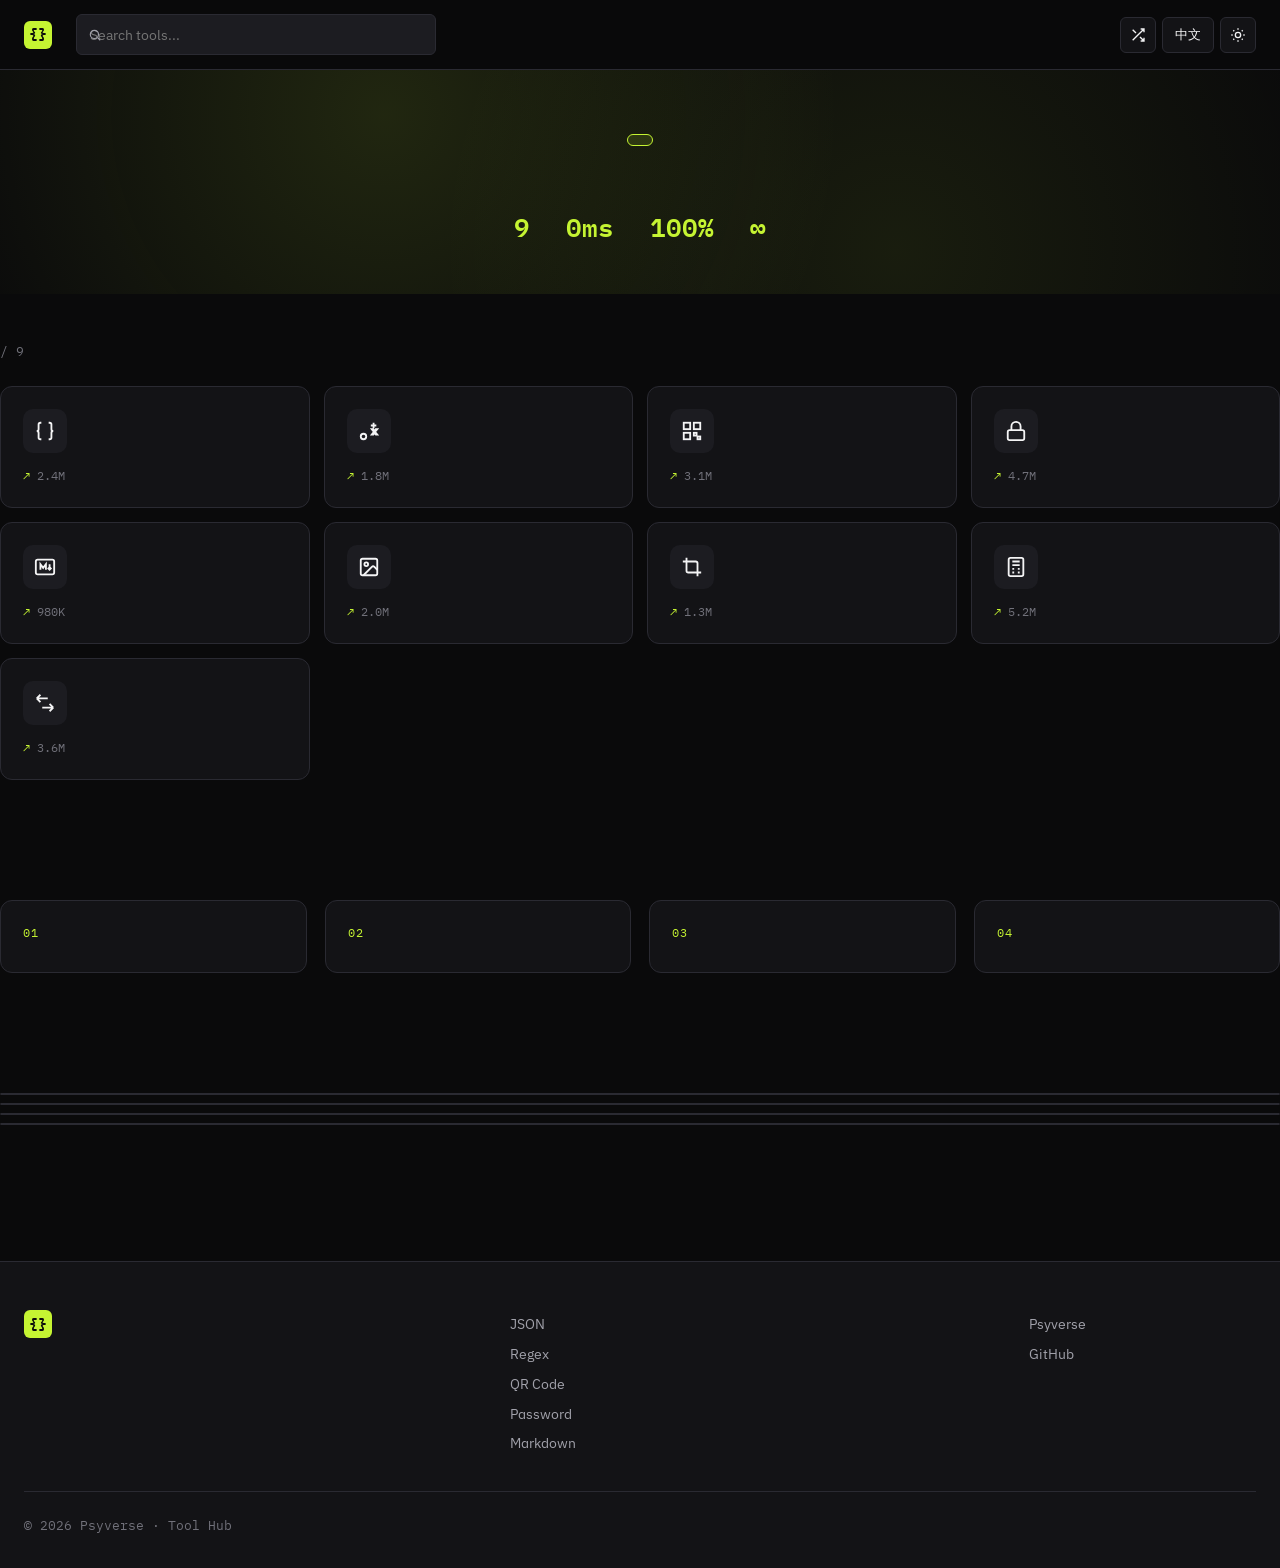
<file: index.html>
<!DOCTYPE html>
<html lang="en" data-theme="dark">
<head>
<meta charset="UTF-8">
<meta name="viewport" content="width=device-width, initial-scale=1.0">
<title>Tool Hub — Free Online Utility Tools | 工具集 · 免费在线实用工具</title>
<meta name="description" content="Free, fast, no-signup online tools: JSON formatter, regex tester, QR code generator, password generator, image compressor, calculator, markdown preview, and more.">
<meta name="keywords" content="online tools, free tools, json formatter, regex tester, qr code generator, password generator, image compressor, unit converter, markdown editor, calculator">
<meta name="author" content="Gewenbo">
<link rel="canonical" href="https://tools.psyverse.fun/">
<link rel="alternate" hreflang="en" href="https://tools.psyverse.fun/">
<link rel="alternate" hreflang="zh-CN" href="https://tools.psyverse.fun/">
<link rel="alternate" hreflang="x-default" href="https://tools.psyverse.fun/">
<meta property="og:title" content="Tool Hub — Free Online Utility Tools">
<meta property="og:description" content="9 essential developer & productivity tools, free, instant, no signup. JSON, Regex, QR, Password, Markdown, Image, Calculator, Converter.">
<meta property="og:url" content="https://tools.psyverse.fun/">
<meta property="og:site_name" content="Tool Hub · 工具集">
<meta property="og:type" content="website">
<meta property="og:locale" content="en_US">
<meta property="og:locale:alternate" content="zh_CN">
<meta name="twitter:card" content="summary_large_image">
<meta name="twitter:title" content="Tool Hub — Free Online Utility Tools">
<meta name="twitter:description" content="9 essential developer & productivity tools, free, instant, no signup.">
<meta name="robots" content="index, follow">
<meta name="theme-color" content="#0a0a0b">
<script type="application/ld+json">
{
  "@context": "https://schema.org",
  "@type": "WebSite",
  "name": "Tool Hub",
  "alternateName": "工具集",
  "description": "Free online utility tools for developers and productivity.",
  "url": "https://tools.psyverse.fun/",
  "inLanguage": ["en", "zh-CN"],
  "potentialAction": {
    "@type": "SearchAction",
    "target": "https://tools.psyverse.fun/?q={search_term_string}",
    "query-input": "required name=search_term_string"
  },
  "author": { "@type": "Person", "name": "Gewenbo", "url": "https://psyverse.fun/" },
  "publisher": { "@type": "Organization", "name": "Psyverse", "url": "https://psyverse.fun/" }
}
</script>
<link rel="icon" href="data:image/svg+xml,<svg xmlns='http://www.w3.org/2000/svg' viewBox='0 0 32 32'><rect width='32' height='32' rx='6' fill='%23c5f432'/><text x='50%25' y='52%25' font-family='monospace' font-size='15' font-weight='700' text-anchor='middle' dominant-baseline='central' fill='%230a0a0b'>{}</text></svg>">
<link href="https://fonts.googleapis.com/css2?family=IBM+Plex+Sans:wght@400;500;600;700&family=IBM+Plex+Mono:wght@400;500;600&family=Space+Grotesk:wght@500;600;700&family=Noto+Sans+SC:wght@400;500;700&display=swap" rel="stylesheet">
<link rel="stylesheet" href="/shared.css">
<script src="https://analytics-dashboard-two-blue.vercel.app/tracker.js" defer></script>
<meta property="og:image" content="https://tools.psyverse.fun/og.png" />
<meta property="og:image:width" content="1200" />
<meta property="og:image:height" content="630" />
<meta property="og:image:alt" content="Tool Hub 工具集" />
<meta name="twitter:image" content="https://tools.psyverse.fun/og.png" />
</head>
<body data-lang="en">

<header class="site-header">
  <div class="header-inner">
    <a href="/" class="logo">
      <div class="logo-mark">{}</div>
      <span data-en="Tool Hub" data-zh="工具集"></span>
    </a>
    <div class="nav-search">
      <input id="tool-search" type="text" placeholder="Search tools..." data-en-placeholder="Search tools..." data-zh-placeholder="搜索工具...">
    </div>
    <div class="nav-spacer"></div>
    <div class="header-controls">
      <button class="icon-btn" data-action="random-tool" title="Random tool">
        <svg viewBox="0 0 24 24" fill="none" stroke="currentColor" stroke-width="2"><path d="M16 3h5v5M4 20 21 3M21 16v5h-5M15 15l6 6M4 4l5 5"/></svg>
      </button>
      <button class="icon-btn lang-btn" data-action="toggle-lang">中文</button>
      <button class="icon-btn" data-action="toggle-theme" title="Theme"></button>
    </div>
  </div>
</header>

<main>

<section class="hero">
  <div class="hero-eyebrow">
    <span data-en="9 free tools · No signup · No tracking" data-zh="9 个免费工具 · 无需注册 · 无追踪"></span>
  </div>
  <h1 class="display">
    <span data-en="Tools that <span class='accent'>just work.</span>" data-zh="即开即用的<span class='accent'>实用工具</span>"></span>
  </h1>
  <p>
    <span data-en="A focused set of fast, beautiful, free online utilities. Format JSON, test regex, generate QR codes — share results in one click." data-zh="一组精心打造的免费在线工具：JSON 格式化、正则测试、二维码生成…… 一键分享，开箱即用。"></span>
  </p>
  <div class="hero-stats">
    <div class="hero-stat">
      <div class="num mono">9</div>
      <div class="lbl" data-en="Tools" data-zh="工具"></div>
    </div>
    <div class="hero-stat">
      <div class="num mono">0ms</div>
      <div class="lbl" data-en="Server lag" data-zh="服务器延迟"></div>
    </div>
    <div class="hero-stat">
      <div class="num mono">100%</div>
      <div class="lbl" data-en="Client-side" data-zh="本地运行"></div>
    </div>
    <div class="hero-stat">
      <div class="num mono">∞</div>
      <div class="lbl" data-en="Free forever" data-zh="永久免费"></div>
    </div>
  </div>
</section>

<section class="container section">
  <div class="section-head">
    <h2 data-en="All tools" data-zh="所有工具"></h2>
    <span class="count">/ 9</span>
  </div>

  <div class="tool-grid" id="tool-grid">

    <a href="/json-formatter" class="tool-card">
      <button class="pin" data-action="pin" data-slug="json-formatter">☆</button>
      <div class="tool-icon"><svg viewBox="0 0 24 24" fill="none" stroke="currentColor" stroke-width="2"><path d="M8 3H7a2 2 0 0 0-2 2v5a2 2 0 0 1-2 2 2 2 0 0 1 2 2v5a2 2 0 0 0 2 2h1M16 21h1a2 2 0 0 0 2-2v-5a2 2 0 0 1 2-2 2 2 0 0 1-2-2V5a2 2 0 0 0-2-2h-1"/></svg></div>
      <h3 data-en="JSON Formatter" data-zh="JSON 格式化"></h3>
      <p data-en="Format, validate, minify JSON. Detects errors with line numbers." data-zh="格式化、校验、压缩 JSON。错误定位精确到行。"></p>
      <div class="meta"><span class="uses mono">2.4M</span><span data-en="dev" data-zh="开发"></span></div>
    </a>

    <a href="/regex-tester" class="tool-card">
      <button class="pin" data-action="pin" data-slug="regex-tester">☆</button>
      <div class="tool-icon"><svg viewBox="0 0 24 24" fill="none" stroke="currentColor" stroke-width="2"><path d="M17 3v6m-3-3h6M21 16h-1.5l-1.4-2-1.4 2H15l2.4-3-2.4-3h1.5l1.5 2 1.4-2H21l-2.5 3z"/><circle cx="6" cy="18" r="3"/></svg></div>
      <h3 data-en="Regex Tester" data-zh="正则测试"></h3>
      <p data-en="Live regex matching with highlighted captures and group inspector." data-zh="实时匹配、高亮捕获组、分组查看。"></p>
      <div class="meta"><span class="uses mono">1.8M</span><span data-en="dev" data-zh="开发"></span></div>
    </a>

    <a href="/qr-code-generator" class="tool-card">
      <button class="pin" data-action="pin" data-slug="qr-code-generator">☆</button>
      <div class="tool-icon"><svg viewBox="0 0 24 24" fill="none" stroke="currentColor" stroke-width="2"><rect x="3" y="3" width="7" height="7"/><rect x="14" y="3" width="7" height="7"/><rect x="3" y="14" width="7" height="7"/><rect x="14" y="14" width="3" height="3"/><rect x="18" y="18" width="3" height="3"/></svg></div>
      <h3 data-en="QR Code Generator" data-zh="二维码生成"></h3>
      <p data-en="Create QR codes for URLs, text, WiFi. Export PNG / SVG, custom colors." data-zh="生成网址、文本、WiFi 二维码。导出 PNG/SVG，可自定义颜色。"></p>
      <div class="meta"><span class="uses mono">3.1M</span><span data-en="utility" data-zh="实用"></span></div>
    </a>

    <a href="/password-generator" class="tool-card">
      <button class="pin" data-action="pin" data-slug="password-generator">☆</button>
      <div class="tool-icon"><svg viewBox="0 0 24 24" fill="none" stroke="currentColor" stroke-width="2"><rect x="3" y="11" width="18" height="11" rx="2"/><path d="M7 11V7a5 5 0 0 1 10 0v4"/></svg></div>
      <h3 data-en="Password Generator" data-zh="密码生成器"></h3>
      <p data-en="Strong, random passwords. Length, charsets, strength meter." data-zh="生成强随机密码。可调长度、字符集，含强度指示。"></p>
      <div class="meta"><span class="uses mono">4.7M</span><span data-en="security" data-zh="安全"></span></div>
    </a>

    <a href="/markdown-preview" class="tool-card">
      <button class="pin" data-action="pin" data-slug="markdown-preview">☆</button>
      <div class="tool-icon"><svg viewBox="0 0 24 24" fill="none" stroke="currentColor" stroke-width="2"><rect x="2" y="4" width="20" height="16" rx="2"/><path d="M7 15V9l3 4 3-4v6M17 9v6m-2-2 2 2 2-2"/></svg></div>
      <h3 data-en="Markdown Preview" data-zh="Markdown 预览"></h3>
      <p data-en="Real-time markdown editor. GFM, code blocks, syntax highlighting." data-zh="实时 Markdown 编辑器。支持 GFM、代码块、语法高亮。"></p>
      <div class="meta"><span class="uses mono">980K</span><span data-en="writing" data-zh="写作"></span></div>
    </a>

    <a href="/image-compressor" class="tool-card">
      <button class="pin" data-action="pin" data-slug="image-compressor">☆</button>
      <div class="tool-icon"><svg viewBox="0 0 24 24" fill="none" stroke="currentColor" stroke-width="2"><rect x="3" y="3" width="18" height="18" rx="2"/><circle cx="9" cy="9" r="2"/><path d="m21 15-3.1-3.1a2 2 0 0 0-2.8 0L6 21"/></svg></div>
      <h3 data-en="Image Compressor" data-zh="图片压缩"></h3>
      <p data-en="Compress JPG / PNG / WebP. Adjustable quality, see size before/after." data-zh="压缩 JPG/PNG/WebP。可调质量，前后对比体积。"></p>
      <div class="meta"><span class="uses mono">2.0M</span><span data-en="image" data-zh="图像"></span></div>
    </a>

    <a href="/image-cropper" class="tool-card">
      <button class="pin" data-action="pin" data-slug="image-cropper">☆</button>
      <div class="tool-icon"><svg viewBox="0 0 24 24" fill="none" stroke="currentColor" stroke-width="2"><path d="M6 2v14a2 2 0 0 0 2 2h14M18 22V8a2 2 0 0 0-2-2H2"/></svg></div>
      <h3 data-en="Image Cropper" data-zh="图片裁剪"></h3>
      <p data-en="Crop images to custom or preset ratios (1:1, 16:9, 4:3, 9:16)." data-zh="按自定义或预设比例裁剪 (1:1, 16:9, 4:3, 9:16)。"></p>
      <div class="meta"><span class="uses mono">1.3M</span><span data-en="image" data-zh="图像"></span></div>
    </a>

    <a href="/calculator" class="tool-card">
      <button class="pin" data-action="pin" data-slug="calculator">☆</button>
      <div class="tool-icon"><svg viewBox="0 0 24 24" fill="none" stroke="currentColor" stroke-width="2"><rect x="4" y="2" width="16" height="20" rx="2"/><path d="M8 6h8M8 10h8M8 14h2M14 14h2M8 18h2M14 18h2"/></svg></div>
      <h3 data-en="Calculator" data-zh="计算器"></h3>
      <p data-en="Basic + scientific calculator. Keyboard shortcuts, history." data-zh="基础 + 科学计算器。支持键盘、历史记录。"></p>
      <div class="meta"><span class="uses mono">5.2M</span><span data-en="math" data-zh="数学"></span></div>
    </a>

    <a href="/unit-converter" class="tool-card">
      <button class="pin" data-action="pin" data-slug="unit-converter">☆</button>
      <div class="tool-icon"><svg viewBox="0 0 24 24" fill="none" stroke="currentColor" stroke-width="2"><path d="M3 7h12M3 7l4-4M3 7l4 4M21 17H9M21 17l-4-4M21 17l-4 4"/></svg></div>
      <h3 data-en="Unit Converter" data-zh="单位换算"></h3>
      <p data-en="Length, weight, temperature, area, volume — instant conversion." data-zh="长度、重量、温度、面积、体积 — 即时换算。"></p>
      <div class="meta"><span class="uses mono">3.6M</span><span data-en="math" data-zh="数学"></span></div>
    </a>

  </div>
</section>

<section class="container section">
  <div class="section-head">
    <h2 data-en="Why Tool Hub?" data-zh="为何选择工具集？"></h2>
  </div>
  <div style="display:grid;grid-template-columns:repeat(auto-fit,minmax(240px,1fr));gap:18px;">
    <div style="padding:22px;border:1px solid var(--border);border-radius:var(--radius-lg);background:var(--surface);">
      <div style="font-family:var(--mono);color:var(--accent);font-size:.78rem;letter-spacing:.1em;margin-bottom:8px;">01</div>
      <h3 style="font-family:var(--display);font-size:1.05rem;margin-bottom:8px;font-weight:600;" data-en="100% client-side" data-zh="完全本地运行"></h3>
      <p style="color:var(--text-dim);font-size:.9rem;" data-en="Your data never leaves your browser. Format that secret JSON without worrying." data-zh="数据从不离开浏览器。机密 JSON 也可放心格式化。"></p>
    </div>
    <div style="padding:22px;border:1px solid var(--border);border-radius:var(--radius-lg);background:var(--surface);">
      <div style="font-family:var(--mono);color:var(--accent);font-size:.78rem;letter-spacing:.1em;margin-bottom:8px;">02</div>
      <h3 style="font-family:var(--display);font-size:1.05rem;margin-bottom:8px;font-weight:600;" data-en="Shareable links" data-zh="链接可分享"></h3>
      <p style="color:var(--text-dim);font-size:.9rem;" data-en="Every tool generates a URL with state baked in. Send a colleague a pre-filled formatter." data-zh="每个工具支持带状态分享。一键发送预填好的工具页给同事。"></p>
    </div>
    <div style="padding:22px;border:1px solid var(--border);border-radius:var(--radius-lg);background:var(--surface);">
      <div style="font-family:var(--mono);color:var(--accent);font-size:.78rem;letter-spacing:.1em;margin-bottom:8px;">03</div>
      <h3 style="font-family:var(--display);font-size:1.05rem;margin-bottom:8px;font-weight:600;" data-en="Embed anywhere" data-zh="自由嵌入"></h3>
      <p style="color:var(--text-dim);font-size:.9rem;" data-en="Drop any tool into your blog, docs, or wiki via a one-line iframe." data-zh="一行 iframe 代码即可嵌入到博客、文档或 wiki。"></p>
    </div>
    <div style="padding:22px;border:1px solid var(--border);border-radius:var(--radius-lg);background:var(--surface);">
      <div style="font-family:var(--mono);color:var(--accent);font-size:.78rem;letter-spacing:.1em;margin-bottom:8px;">04</div>
      <h3 style="font-family:var(--display);font-size:1.05rem;margin-bottom:8px;font-weight:600;" data-en="No ads, no tracking" data-zh="无广告，无追踪"></h3>
      <p style="color:var(--text-dim);font-size:.9rem;" data-en="One privacy-respecting pageview counter. That's it. No third-party trackers." data-zh="仅一个尊重隐私的访问计数器，无任何第三方追踪。"></p>
    </div>
  </div>
</section>

<section class="container section">
  <div class="section-head">
    <h2 data-en="Frequently asked" data-zh="常见问题"></h2>
  </div>
  <div class="faq-item"><div class="faq-q" data-en="Is everything really free?" data-zh="所有工具都免费吗？"></div><div class="faq-a" data-en="Yes. Forever. No accounts, no usage caps, no upsells." data-zh="是的，永久免费。无需账户、无次数限制、无收费升级。"></div></div>
  <div class="faq-item"><div class="faq-q" data-en="Where does my data go?" data-zh="我的数据传到哪里？"></div><div class="faq-a" data-en="Nowhere. Every tool runs entirely in your browser via JavaScript. Nothing is uploaded to a server — including images and JSON content." data-zh="哪里都不传。所有工具均在浏览器中通过 JavaScript 本地运行。图片、JSON 等内容均不上传服务器。"></div></div>
  <div class="faq-item"><div class="faq-q" data-en="Can I embed tools on my own website?" data-zh="可以将工具嵌入我的网站吗？"></div><div class="faq-a" data-en="Yes. Each tool page has an embed code in its bottom section. Drop the iframe snippet anywhere." data-zh="可以。每个工具页底部都提供嵌入代码，将 iframe 片段放入任意位置即可。"></div></div>
  <div class="faq-item"><div class="faq-q" data-en="Does it work offline?" data-zh="是否支持离线使用？"></div><div class="faq-a" data-en="Yes — once a page loads, it works offline. Most tools are zero-byte after the initial visit." data-zh="支持。页面加载完成后即可离线使用，多数工具首次访问后零额外流量。"></div></div>
</section>

</main>

<footer class="site-footer">
  <div class="footer-inner">
    <div class="footer-col">
      <div class="logo" style="margin-bottom:14px;"><div class="logo-mark">{}</div><span data-en="Tool Hub" data-zh="工具集"></span></div>
      <p style="font-size:.88rem;color:var(--text-dim);max-width:280px;" data-en="Free, fast, beautiful tools — built into a tight grid. Part of the Psyverse portfolio." data-zh="免费、快速、精美的工具集合 — 隶属 Psyverse 矩阵。"></p>
    </div>
    <div class="footer-col">
      <h4 data-en="Tools" data-zh="工具"></h4>
      <a href="/json-formatter">JSON</a>
      <a href="/regex-tester">Regex</a>
      <a href="/qr-code-generator">QR Code</a>
      <a href="/password-generator">Password</a>
      <a href="/markdown-preview">Markdown</a>
    </div>
    <div class="footer-col">
      <h4 data-en="More" data-zh="更多"></h4>
      <a href="/image-compressor" data-en="Image Compress" data-zh="图片压缩"></a>
      <a href="/image-cropper" data-en="Image Crop" data-zh="图片裁剪"></a>
      <a href="/calculator" data-en="Calculator" data-zh="计算器"></a>
      <a href="/unit-converter" data-en="Unit Converter" data-zh="单位换算"></a>
    </div>
    <div class="footer-col">
      <h4 data-en="Network" data-zh="网络"></h4>
      <a href="https://psyverse.fun">Psyverse</a>
      <a href="https://aitools.psyverse.fun" data-en="AI Tools" data-zh="AI 工具"></a>
      <a href="https://prompts.psyverse.fun" data-en="Prompt Vault" data-zh="提示词库"></a>
      <a href="https://github.com/gewenbo888/tool-hub">GitHub</a>
    </div>
  </div>
  <div class="footer-bottom">
    <span>© 2026 Psyverse · Tool Hub</span>
    <span data-en="Built by Gewenbo · No tracking · No ads" data-zh="Gewenbo 制作 · 无追踪 · 无广告"></span>
  </div>
</footer>

<script src="/shared.js"></script>
</body>
</html>
</file>
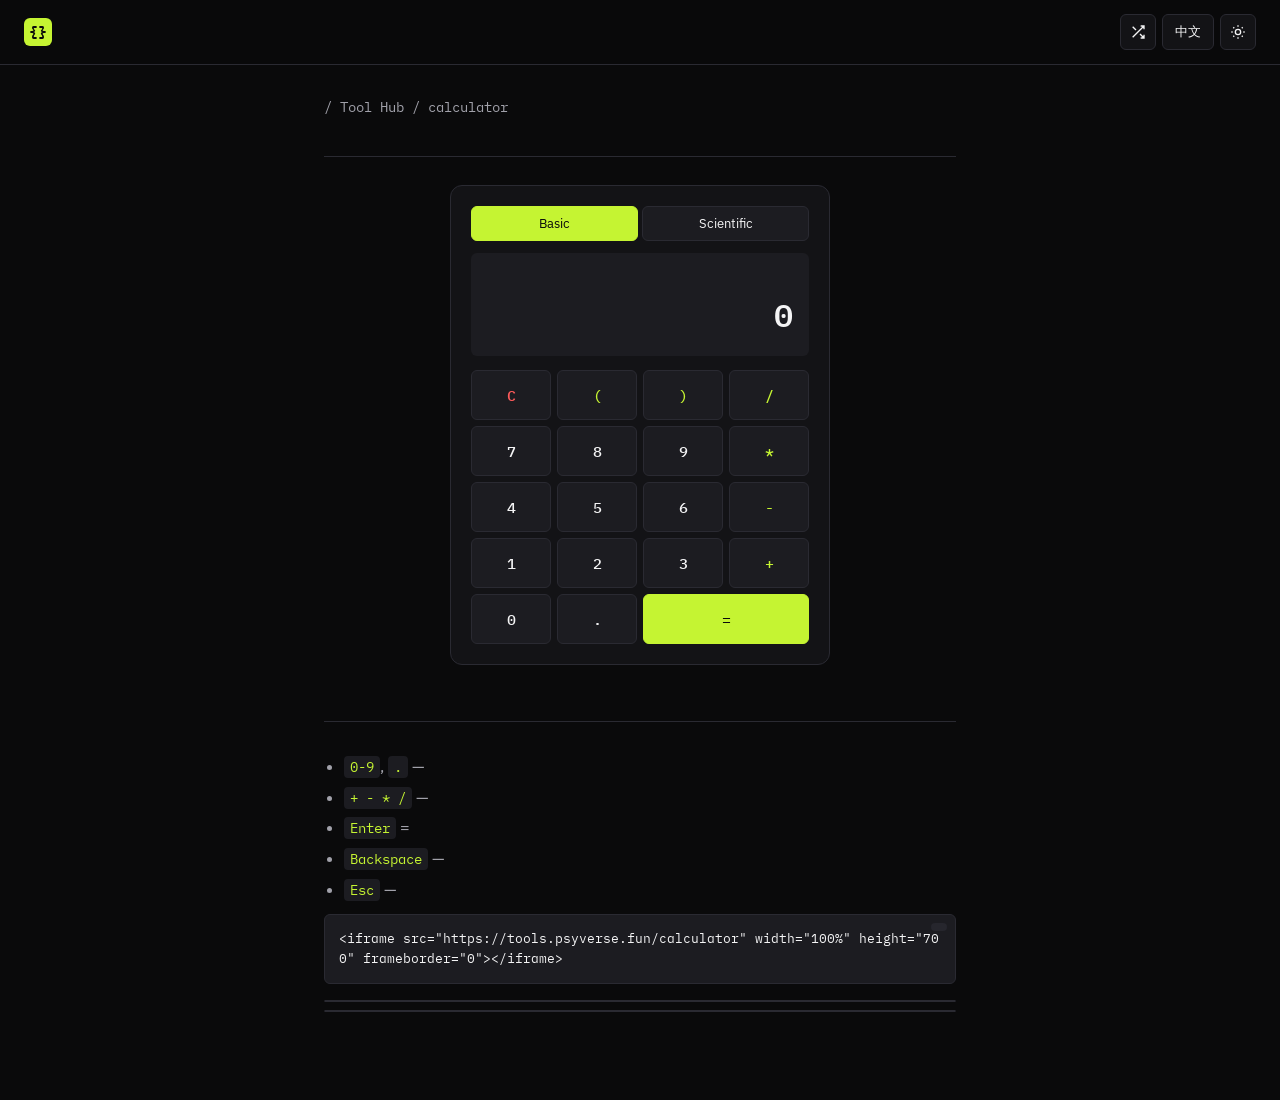
<file: calculator/index.html>
<!DOCTYPE html>
<html lang="en" data-theme="dark">
<head>
<meta charset="UTF-8">
<meta name="viewport" content="width=device-width, initial-scale=1.0">
<title>Calculator — Basic & Scientific | 在线计算器（基础与科学）</title>
<meta name="description" content="Free online calculator with basic and scientific modes. Keyboard shortcuts, expression history, instant results. Runs entirely in your browser.">
<meta name="keywords" content="online calculator, scientific calculator, free calculator, math tool">
<link rel="canonical" href="https://tools.psyverse.fun/calculator">
<link rel="alternate" hreflang="en" href="https://tools.psyverse.fun/calculator">
<link rel="alternate" hreflang="zh-CN" href="https://tools.psyverse.fun/calculator">
<meta property="og:title" content="Calculator — Basic & Scientific">
<meta property="og:description" content="Free online calculator with basic and scientific modes.">
<meta property="og:url" content="https://tools.psyverse.fun/calculator">
<meta property="og:site_name" content="Tool Hub · 工具集">
<meta property="og:type" content="website">
<meta name="twitter:card" content="summary_large_image">
<meta name="twitter:title" content="Calculator — Free Online">
<meta name="twitter:description" content="Basic and scientific modes with keyboard shortcuts.">
<meta name="theme-color" content="#0a0a0b">
<script type="application/ld+json">{"@context":"https://schema.org","@type":"WebApplication","name":"Calculator","applicationCategory":"UtilityApplication","operatingSystem":"Any","offers":{"@type":"Offer","price":"0"},"url":"https://tools.psyverse.fun/calculator"}</script>
<link rel="icon" href="data:image/svg+xml,<svg xmlns='http://www.w3.org/2000/svg' viewBox='0 0 32 32'><rect width='32' height='32' rx='6' fill='%23c5f432'/><text x='50%25' y='52%25' font-family='monospace' font-size='15' font-weight='700' text-anchor='middle' dominant-baseline='central' fill='%230a0a0b'>{}</text></svg>">
<link href="https://fonts.googleapis.com/css2?family=IBM+Plex+Sans:wght@400;500;600;700&family=IBM+Plex+Mono:wght@400;500;600&family=Space+Grotesk:wght@500;600;700&family=Noto+Sans+SC:wght@400;500;700&display=swap" rel="stylesheet">
<link rel="stylesheet" href="/shared.css">
<script src="https://analytics-dashboard-two-blue.vercel.app/tracker.js" defer></script>
</head>
<body data-lang="en">

<header class="site-header">
  <div class="header-inner">
    <a href="/" class="logo"><div class="logo-mark">{}</div><span data-en="Tool Hub" data-zh="工具集"></span></a>
    <div class="nav-spacer"></div>
    <div class="header-controls">
      <button class="icon-btn" data-action="random-tool"><svg viewBox="0 0 24 24" fill="none" stroke="currentColor" stroke-width="2"><path d="M16 3h5v5M4 20 21 3M21 16v5h-5M15 15l6 6M4 4l5 5"/></svg></button>
      <button class="icon-btn lang-btn" data-action="toggle-lang">中文</button>
      <button class="icon-btn" data-action="toggle-theme"></button>
    </div>
  </div>
</header>

<main class="tool-page" style="max-width:680px;">
  <div class="breadcrumb"><a href="/">/ Tool Hub</a> / calculator</div>

  <div class="tool-header">
    <h1 data-en="Calculator" data-zh="计算器"></h1>
    <p class="desc" data-en="Basic and scientific modes. Use keyboard for digits, operators, Enter to evaluate, Escape to clear." data-zh="基础与科学双模式。可使用键盘输入数字、运算符，Enter 计算，Esc 清空。"></p>
  </div>

  <div class="calc">
    <div class="calc-toggle">
      <button class="active" data-mode="basic">Basic</button>
      <button data-mode="sci">Scientific</button>
    </div>
    <div class="calc-display">
      <div class="expr" id="expr">&nbsp;</div>
      <div class="val" id="val">0</div>
    </div>
    <div id="grid" class="calc-grid"></div>
  </div>

  <div style="margin-top:24px;">
    <h3 style="font-family:var(--display);font-size:1.05rem;margin-bottom:12px;font-weight:600;" data-en="History" data-zh="历史记录"></h3>
    <div id="history" style="font-family:var(--mono);font-size:.85rem;color:var(--text-dim);"></div>
  </div>

  <section class="seo-section">
    <h2 data-en="About this calculator" data-zh="关于此计算器"></h2>
    <p data-en="A clean, fast online calculator with both basic arithmetic and a scientific mode (sin, cos, tan, log, ln, sqrt, x², powers, parentheses). Full keyboard support: digits, +, −, *, /, parentheses, Enter for =, Escape for clear." data-zh="简洁高效的在线计算器，提供基础四则运算与科学模式（sin、cos、tan、log、ln、sqrt、平方、幂、括号）。完全支持键盘：数字、+ − * /、括号，Enter 计算，Esc 清空。"></p>

    <h3 data-en="Keyboard shortcuts" data-zh="键盘快捷键"></h3>
    <ul>
      <li><code>0-9</code>, <code>.</code> — <span data-en="digits" data-zh="数字"></span></li>
      <li><code>+ - * /</code> — <span data-en="operators" data-zh="运算符"></span></li>
      <li><code>Enter</code> = <span data-en="evaluate" data-zh="计算"></span></li>
      <li><code>Backspace</code> — <span data-en="delete last char" data-zh="删除一位"></span></li>
      <li><code>Esc</code> — <span data-en="clear" data-zh="清空"></span></li>
    </ul>

    <h3 data-en="Embed this tool" data-zh="嵌入此工具"></h3>
    <div class="embed-block">
      &lt;iframe src="https://tools.psyverse.fun/calculator" width="100%" height="700" frameborder="0"&gt;&lt;/iframe&gt;
      <button class="copy-mini" data-copy='<iframe src="https://tools.psyverse.fun/calculator" width="100%" height="700" frameborder="0"></iframe>'><span data-en="Copy" data-zh="复制"></span></button>
    </div>

    <h2 data-en="FAQ" data-zh="常见问题"></h2>
    <div class="faq-item"><div class="faq-q" data-en="Are calculations accurate?" data-zh="计算结果精确吗？"></div><div class="faq-a" data-en="Standard JavaScript double-precision floats. Accurate for most uses. For arbitrary precision, use a CAS like WolframAlpha." data-zh="使用标准 JavaScript 双精度浮点数，适用于绝大多数场景。如需任意精度，请使用 WolframAlpha 等计算机代数系统。"></div></div>
    <div class="faq-item"><div class="faq-q" data-en="Are trig functions in radians or degrees?" data-zh="三角函数是弧度还是角度？"></div><div class="faq-a" data-en="Radians by default. For degrees, multiply by π/180 manually." data-zh="默认弧度。如需角度，请手动乘以 π/180。"></div></div>
  </section>
</main>

<script src="/shared.js"></script>
<script>
const $ = s => document.querySelector(s);
const expr = $('#expr'), val = $('#val'), grid = $('#grid'), history = $('#history');
let cur = '', last = '0', mode = 'basic';

const BASIC = [
  ['C','clr'],['(','op'],[')','op'],['/','op'],
  ['7',''],['8',''],['9',''],['*','op'],
  ['4',''],['5',''],['6',''],['-','op'],
  ['1',''],['2',''],['3',''],['+','op'],
  ['0',''],['.',''],['=','eq'],
];
const SCI = [
  ['C','clr'],['(','op'],[')','op'],['^','op'],['π','op'],
  ['sin','op'],['cos','op'],['tan','op'],['log','op'],['e','op'],
  ['√','op'],['7',''],['8',''],['9',''],['/','op'],
  ['x²','op'],['4',''],['5',''],['6',''],['*','op'],
  ['ln','op'],['1',''],['2',''],['3',''],['-','op'],
  ['!','op'],['0',''],['.',''],['=','eq'],['+','op'],
];

function renderGrid() {
  grid.className = mode === 'sci' ? 'calc-grid sci' : 'calc-grid';
  const set = mode === 'sci' ? SCI : BASIC;
  grid.innerHTML = set.map(([k, t]) => `<button class="calc-btn ${t}" data-key="${k}">${k}</button>`).join('');
}
renderGrid();

document.querySelectorAll('[data-mode]').forEach(b => b.onclick = () => {
  document.querySelectorAll('[data-mode]').forEach(x => x.classList.remove('active'));
  b.classList.add('active'); mode = b.dataset.mode; renderGrid();
});

grid.addEventListener('click', e => {
  const k = e.target.dataset.key; if (!k) return; press(k);
});

function press(k) {
  if (k === 'C') { cur = ''; last = '0'; expr.textContent = '\u00A0'; val.textContent = '0'; return; }
  if (k === '=') { evalNow(); return; }
  if (k === 'π') cur += 'Math.PI';
  else if (k === 'e') cur += 'Math.E';
  else if (k === 'sin') cur += 'Math.sin(';
  else if (k === 'cos') cur += 'Math.cos(';
  else if (k === 'tan') cur += 'Math.tan(';
  else if (k === 'log') cur += 'Math.log10(';
  else if (k === 'ln') cur += 'Math.log(';
  else if (k === '√') cur += 'Math.sqrt(';
  else if (k === 'x²') cur += '**2';
  else if (k === '^') cur += '**';
  else if (k === '!') cur = `fact(${cur})`;
  else cur += k;
  expr.textContent = displayExpr(cur);
  try { const v = evaluate(cur); if (Number.isFinite(v)) val.textContent = format(v); } catch {}
}

function evalNow() {
  try {
    const v = evaluate(cur);
    if (!Number.isFinite(v)) throw new Error('overflow');
    last = format(v);
    history.innerHTML = `<div style="padding:6px 0;border-bottom:1px solid var(--border);">${displayExpr(cur)} = <span style="color:var(--accent);">${last}</span></div>` + history.innerHTML;
    cur = String(v);
    val.textContent = last; expr.textContent = '\u00A0';
  } catch (e) { val.textContent = 'Error'; }
}

function displayExpr(s) {
  return s.replace(/Math\.PI/g, 'π').replace(/Math\.E/g, 'e').replace(/Math\.sin\(/g, 'sin(').replace(/Math\.cos\(/g, 'cos(').replace(/Math\.tan\(/g, 'tan(').replace(/Math\.log10\(/g, 'log(').replace(/Math\.log\(/g, 'ln(').replace(/Math\.sqrt\(/g, '√(').replace(/\*\*/g, '^');
}

function evaluate(s) {
  const fact = n => n <= 1 ? 1 : n * fact(n - 1);
  return Function('"use strict";const fact=' + fact + ';return (' + (s || '0') + ')')();
}

function format(v) {
  if (Math.abs(v) > 1e15 || (Math.abs(v) < 1e-6 && v !== 0)) return v.toExponential(6);
  return parseFloat(v.toPrecision(12)).toString();
}

document.addEventListener('keydown', e => {
  if (e.target.tagName === 'INPUT' || e.target.tagName === 'TEXTAREA') return;
  const k = e.key;
  if (/[0-9.+\-*/()]/.test(k)) { press(k); }
  else if (k === 'Enter' || k === '=') { e.preventDefault(); press('='); }
  else if (k === 'Escape') press('C');
  else if (k === 'Backspace') { cur = cur.slice(0, -1); expr.textContent = displayExpr(cur); }
});
</script>
</body>
</html>
</file>
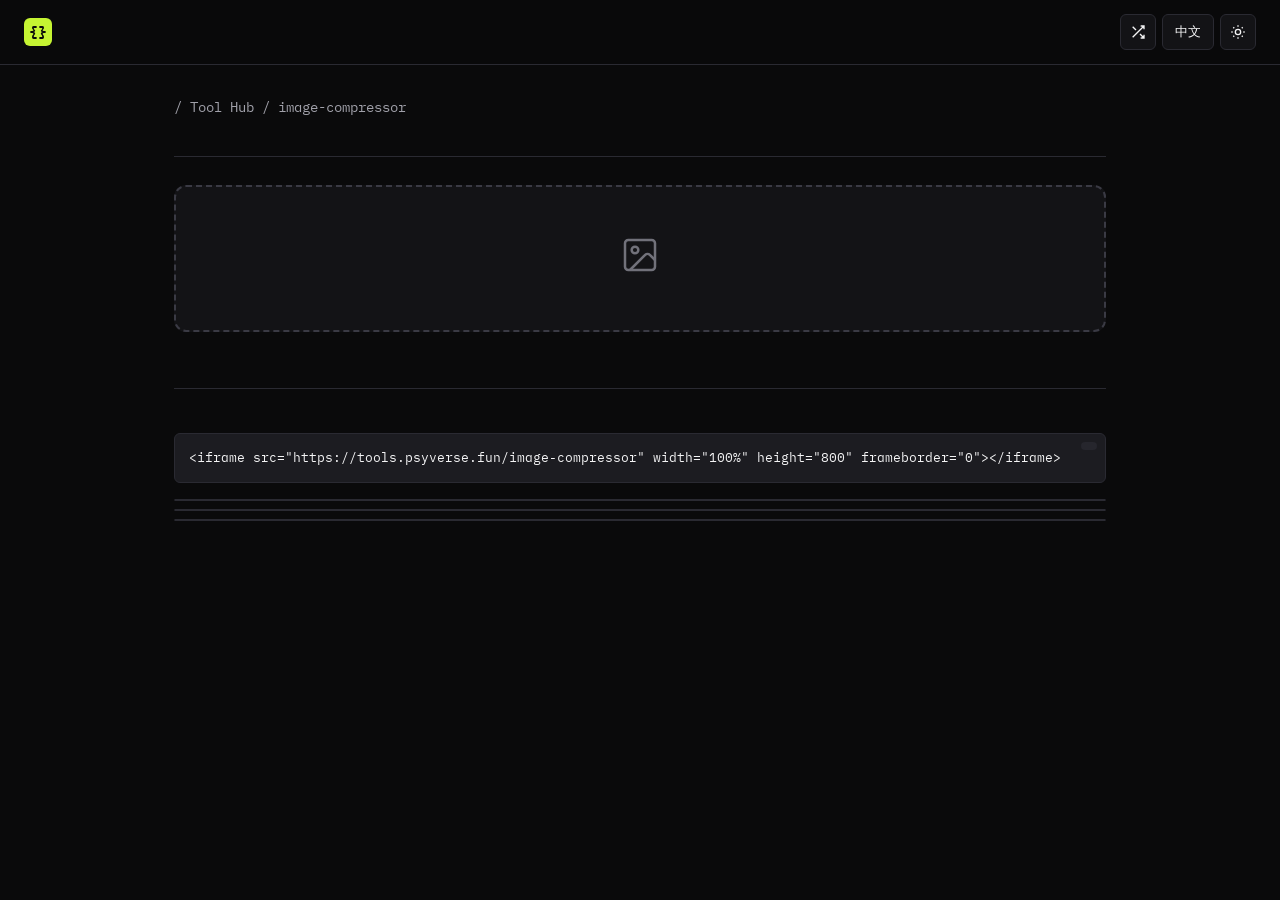
<file: image-compressor/index.html>
<!DOCTYPE html>
<html lang="en" data-theme="dark">
<head>
<meta charset="UTF-8">
<meta name="viewport" content="width=device-width, initial-scale=1.0">
<title>Image Compressor — JPG, PNG, WebP | 在线图片压缩</title>
<meta name="description" content="Compress JPG, PNG, and WebP images instantly. Adjustable quality, see size before and after, no upload — works entirely in your browser.">
<meta name="keywords" content="image compressor, jpg compressor, png compressor, webp compressor, compress image online, reduce image size">
<link rel="canonical" href="https://tools.psyverse.fun/image-compressor">
<link rel="alternate" hreflang="en" href="https://tools.psyverse.fun/image-compressor">
<link rel="alternate" hreflang="zh-CN" href="https://tools.psyverse.fun/image-compressor">
<meta property="og:title" content="Image Compressor — JPG, PNG, WebP — No Upload">
<meta property="og:description" content="Compress images right in your browser. Adjustable quality, before/after comparison.">
<meta property="og:url" content="https://tools.psyverse.fun/image-compressor">
<meta property="og:site_name" content="Tool Hub · 工具集">
<meta property="og:type" content="website">
<meta name="twitter:card" content="summary_large_image">
<meta name="twitter:title" content="Image Compressor — Free, In-browser">
<meta name="twitter:description" content="Compress JPG/PNG/WebP with quality control, no upload.">
<meta name="theme-color" content="#0a0a0b">
<script type="application/ld+json">{"@context":"https://schema.org","@type":"WebApplication","name":"Image Compressor","applicationCategory":"MultimediaApplication","operatingSystem":"Any","offers":{"@type":"Offer","price":"0"},"url":"https://tools.psyverse.fun/image-compressor"}</script>
<link rel="icon" href="data:image/svg+xml,<svg xmlns='http://www.w3.org/2000/svg' viewBox='0 0 32 32'><rect width='32' height='32' rx='6' fill='%23c5f432'/><text x='50%25' y='52%25' font-family='monospace' font-size='15' font-weight='700' text-anchor='middle' dominant-baseline='central' fill='%230a0a0b'>{}</text></svg>">
<link href="https://fonts.googleapis.com/css2?family=IBM+Plex+Sans:wght@400;500;600;700&family=IBM+Plex+Mono:wght@400;500;600&family=Space+Grotesk:wght@500;600;700&family=Noto+Sans+SC:wght@400;500;700&display=swap" rel="stylesheet">
<link rel="stylesheet" href="/shared.css">
<script src="https://analytics-dashboard-two-blue.vercel.app/tracker.js" defer></script>
</head>
<body data-lang="en">

<header class="site-header">
  <div class="header-inner">
    <a href="/" class="logo"><div class="logo-mark">{}</div><span data-en="Tool Hub" data-zh="工具集"></span></a>
    <div class="nav-spacer"></div>
    <div class="header-controls">
      <button class="icon-btn" data-action="random-tool"><svg viewBox="0 0 24 24" fill="none" stroke="currentColor" stroke-width="2"><path d="M16 3h5v5M4 20 21 3M21 16v5h-5M15 15l6 6M4 4l5 5"/></svg></button>
      <button class="icon-btn lang-btn" data-action="toggle-lang">中文</button>
      <button class="icon-btn" data-action="toggle-theme"></button>
    </div>
  </div>
</header>

<main class="tool-page">
  <div class="breadcrumb"><a href="/">/ Tool Hub</a> / image-compressor</div>

  <div class="tool-header">
    <h1 data-en="Image Compressor" data-zh="图片压缩"></h1>
    <p class="desc" data-en="Compress JPG, PNG, or WebP images. Adjust quality with a slider, watch file size shrink in real time. Nothing is uploaded — everything stays in your browser." data-zh="压缩 JPG、PNG 或 WebP 图片。拖动滑块调整质量，实时查看文件大小变化。所有处理均在浏览器本地完成，绝不上传。"></p>
  </div>

  <div class="dropzone" id="drop">
    <svg width="40" height="40" viewBox="0 0 24 24" fill="none" stroke="currentColor" stroke-width="1.5" style="color:var(--text-faint);"><rect x="3" y="3" width="18" height="18" rx="2"/><circle cx="9" cy="9" r="2"/><path d="m21 15-3.1-3.1a2 2 0 0 0-2.8 0L6 21"/></svg>
    <p data-en="Drop an image here, or click to choose" data-zh="将图片拖放到此处，或点击选择"></p>
    <input type="file" id="file" accept="image/*" hidden>
  </div>

  <div id="results" style="display:none;">
    <div class="field">
      <label><span data-en="Quality" data-zh="质量"></span> · <span id="q-val" class="mono" style="color:var(--accent);">0.8</span></label>
      <input type="range" id="quality" min="0.1" max="1" step="0.05" value="0.8">
    </div>

    <div class="row" style="margin-bottom:14px;">
      <div class="field" style="flex:0;min-width:160px;">
        <label data-en="Output format" data-zh="输出格式"></label>
        <select id="format" class="std">
          <option value="image/jpeg">JPEG</option>
          <option value="image/png">PNG</option>
          <option value="image/webp">WebP</option>
        </select>
      </div>
      <div class="field" style="flex:1;">
        <label data-en="Max width (px, 0 = original)" data-zh="最大宽度 (像素，0 表示原始)"></label>
        <input id="maxw" type="number" value="0" min="0">
      </div>
    </div>

    <div class="img-preview-row">
      <div class="img-box">
        <div class="meta" data-en="Original" data-zh="原图"></div>
        <img id="orig-img">
        <div class="meta" id="orig-meta"></div>
      </div>
      <div class="img-box">
        <div class="meta" data-en="Compressed" data-zh="压缩后"></div>
        <img id="comp-img">
        <div class="meta" id="comp-meta"></div>
      </div>
    </div>

    <div class="tool-actions">
      <button class="action-btn primary" id="dl"><span data-en="Download" data-zh="下载"></span></button>
      <button class="action-btn" id="reset"><span data-en="Reset" data-zh="重新选择"></span></button>
    </div>
  </div>

  <section class="seo-section">
    <h2 data-en="About Image Compression" data-zh="关于图片压缩"></h2>
    <p data-en="Image compression reduces file size by encoding the image with fewer bytes. JPEG and WebP use lossy compression (smaller files, slight quality loss). PNG is lossless but larger. WebP usually offers the best size-vs-quality tradeoff." data-zh="图片压缩通过减少编码字节来降低文件体积。JPEG 和 WebP 是有损压缩（体积更小，画质轻微损失）；PNG 无损但体积较大。WebP 通常在体积与画质平衡上最优。"></p>

    <h3 data-en="How to use" data-zh="使用方法"></h3>
    <ul>
      <li data-en="Drop an image, or click to select" data-zh="拖入图片或点击选择"></li>
      <li data-en="Adjust quality slider (0.7–0.85 is usually a good zone)" data-zh="调整质量滑块（0.7–0.85 通常是甜区）"></li>
      <li data-en="Optionally pick a different output format or max width" data-zh="可选择不同的输出格式或最大宽度"></li>
      <li data-en="Click Download" data-zh="点击「下载」"></li>
    </ul>

    <h3 data-en="Embed this tool" data-zh="嵌入此工具"></h3>
    <div class="embed-block">
      &lt;iframe src="https://tools.psyverse.fun/image-compressor" width="100%" height="800" frameborder="0"&gt;&lt;/iframe&gt;
      <button class="copy-mini" data-copy='<iframe src="https://tools.psyverse.fun/image-compressor" width="100%" height="800" frameborder="0"></iframe>'><span data-en="Copy" data-zh="复制"></span></button>
    </div>

    <h2 data-en="FAQ" data-zh="常见问题"></h2>
    <div class="faq-item"><div class="faq-q" data-en="Is my image uploaded anywhere?" data-zh="图片会上传吗？"></div><div class="faq-a" data-en="No. The browser's Canvas API does the encoding — your image never leaves your device." data-zh="不会。本工具使用浏览器 Canvas API 进行编码，图片从不离开你的设备。"></div></div>
    <div class="faq-item"><div class="faq-q" data-en="What's the size limit?" data-zh="最大支持多大？"></div><div class="faq-a" data-en="Browser memory is the limit. Most modern browsers handle 20-30 MP images without issue." data-zh="取决于浏览器内存，大多数现代浏览器可处理 2000-3000 万像素的图片。"></div></div>
    <div class="faq-item"><div class="faq-q" data-en="Why is PNG output not smaller?" data-zh="为什么 PNG 体积没变小？"></div><div class="faq-a" data-en="PNG is lossless — it can't drop quality. For real size reduction, switch to JPEG or WebP." data-zh="PNG 是无损格式，无法降低质量。如需有效缩小，请切换到 JPEG 或 WebP。"></div></div>
  </section>
</main>

<script src="/shared.js"></script>
<script>
const $ = s => document.querySelector(s);
const drop = $('#drop'), file = $('#file'), results = $('#results');
const origImg = $('#orig-img'), compImg = $('#comp-img');
const origMeta = $('#orig-meta'), compMeta = $('#comp-meta');
const quality = $('#quality'), qVal = $('#q-val'), format = $('#format'), maxw = $('#maxw');

let originalFile = null, originalUrl = null;

drop.onclick = () => file.click();
drop.ondragover = e => { e.preventDefault(); drop.classList.add('over'); };
drop.ondragleave = () => drop.classList.remove('over');
drop.ondrop = e => { e.preventDefault(); drop.classList.remove('over'); handle(e.dataTransfer.files[0]); };
file.onchange = e => handle(e.target.files[0]);

function fmt(b) {
  if (b > 1024 * 1024) return (b / 1024 / 1024).toFixed(2) + ' MB';
  return (b / 1024).toFixed(1) + ' KB';
}

function handle(f) {
  if (!f || !f.type.startsWith('image/')) return;
  originalFile = f;
  originalUrl = URL.createObjectURL(f);
  origImg.src = originalUrl;
  origImg.onload = () => {
    origMeta.textContent = `${origImg.naturalWidth}×${origImg.naturalHeight} · ${fmt(f.size)} · ${f.type.split('/')[1].toUpperCase()}`;
    results.style.display = 'block';
    drop.style.display = 'none';
    compress();
  };
}

function compress() {
  if (!originalFile) return;
  const img = new Image();
  img.onload = () => {
    let w = img.naturalWidth, h = img.naturalHeight;
    const cap = +maxw.value;
    if (cap > 0 && w > cap) { h = h * cap / w; w = cap; }
    const c = document.createElement('canvas');
    c.width = w; c.height = h;
    c.getContext('2d').drawImage(img, 0, 0, w, h);
    c.toBlob(blob => {
      compImg.src = URL.createObjectURL(blob);
      const pct = ((1 - blob.size / originalFile.size) * 100).toFixed(0);
      const color = pct > 0 ? 'var(--good)' : 'var(--warn)';
      compMeta.innerHTML = `${w}×${Math.round(h)} · ${fmt(blob.size)} · <span style="color:${color};">${pct > 0 ? '−' : '+'}${Math.abs(pct)}%</span>`;
      compImg._blob = blob;
    }, format.value, +quality.value);
  };
  img.src = originalUrl;
}

quality.oninput = () => { qVal.textContent = quality.value; compress(); };
format.onchange = compress;
maxw.oninput = compress;

$('#dl').onclick = () => {
  if (!compImg._blob) return;
  const ext = format.value.split('/')[1];
  const a = document.createElement('a');
  a.href = URL.createObjectURL(compImg._blob);
  a.download = (originalFile.name.replace(/\.[^.]+$/, '') || 'image') + '-compressed.' + ext;
  a.click();
};
$('#reset').onclick = () => {
  originalFile = null; results.style.display = 'none'; drop.style.display = 'block';
  if (originalUrl) URL.revokeObjectURL(originalUrl);
};
</script>
</body>
</html>
</file>
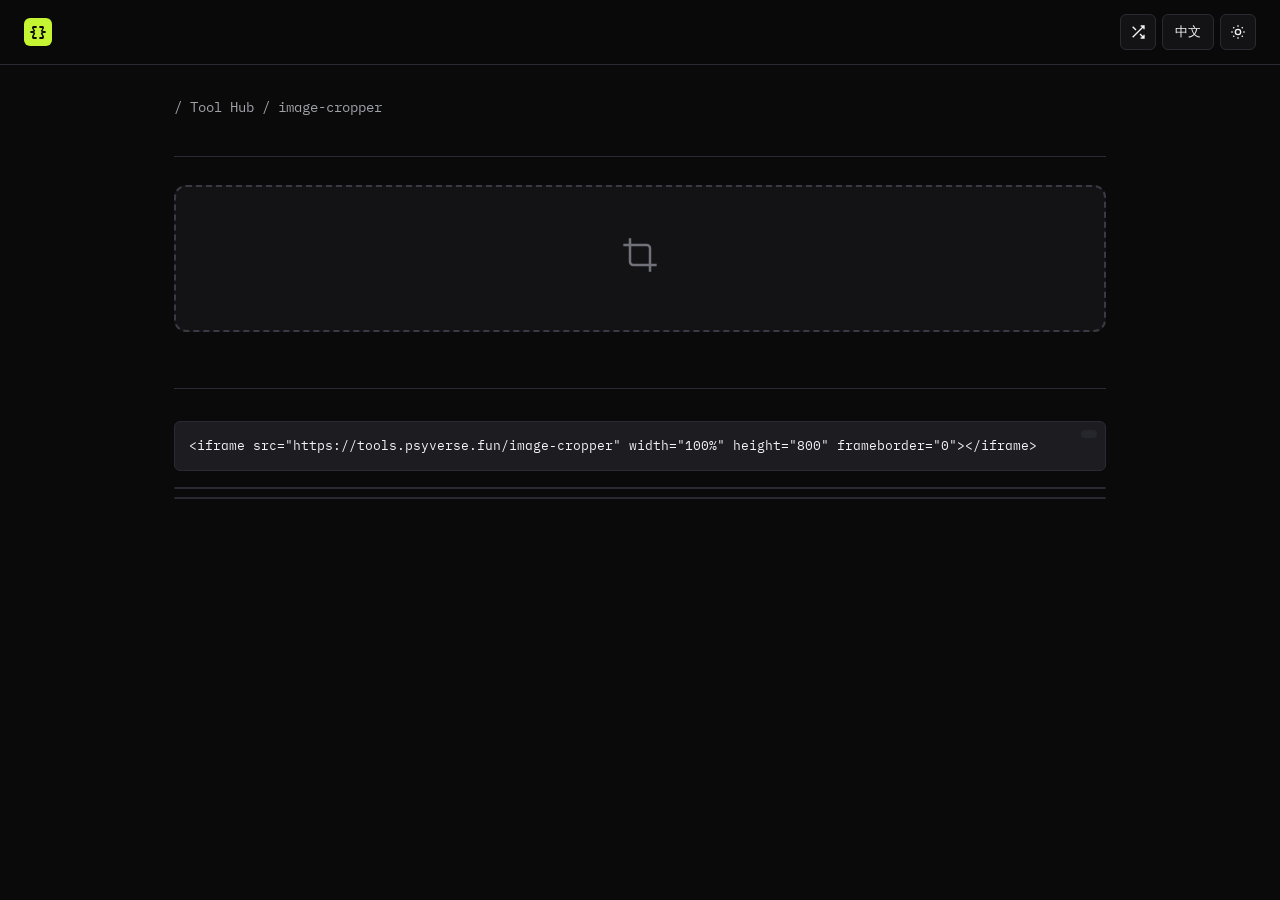
<file: image-cropper/index.html>
<!DOCTYPE html>
<html lang="en" data-theme="dark">
<head>
<meta charset="UTF-8">
<meta name="viewport" content="width=device-width, initial-scale=1.0">
<title>Image Cropper — Crop to Custom or Preset Ratios | 在线图片裁剪</title>
<meta name="description" content="Crop images to custom or preset ratios (1:1, 16:9, 4:3, 9:16). Free, instant, browser-based image cropping with drag handles.">
<meta name="keywords" content="image cropper, crop image online, free crop, square crop, instagram crop, photo crop">
<link rel="canonical" href="https://tools.psyverse.fun/image-cropper">
<link rel="alternate" hreflang="en" href="https://tools.psyverse.fun/image-cropper">
<link rel="alternate" hreflang="zh-CN" href="https://tools.psyverse.fun/image-cropper">
<meta property="og:title" content="Image Cropper — Custom & Preset Ratios">
<meta property="og:description" content="Crop images to 1:1, 16:9, 4:3, 9:16, or custom — instantly, in your browser.">
<meta property="og:url" content="https://tools.psyverse.fun/image-cropper">
<meta property="og:site_name" content="Tool Hub · 工具集">
<meta property="og:type" content="website">
<meta name="twitter:card" content="summary_large_image">
<meta name="twitter:title" content="Image Cropper — Free Online">
<meta name="twitter:description" content="Crop to preset or custom ratios with live preview.">
<meta name="theme-color" content="#0a0a0b">
<script type="application/ld+json">{"@context":"https://schema.org","@type":"WebApplication","name":"Image Cropper","applicationCategory":"MultimediaApplication","operatingSystem":"Any","offers":{"@type":"Offer","price":"0"},"url":"https://tools.psyverse.fun/image-cropper"}</script>
<link rel="icon" href="data:image/svg+xml,<svg xmlns='http://www.w3.org/2000/svg' viewBox='0 0 32 32'><rect width='32' height='32' rx='6' fill='%23c5f432'/><text x='50%25' y='52%25' font-family='monospace' font-size='15' font-weight='700' text-anchor='middle' dominant-baseline='central' fill='%230a0a0b'>{}</text></svg>">
<link href="https://fonts.googleapis.com/css2?family=IBM+Plex+Sans:wght@400;500;600;700&family=IBM+Plex+Mono:wght@400;500;600&family=Space+Grotesk:wght@500;600;700&family=Noto+Sans+SC:wght@400;500;700&display=swap" rel="stylesheet">
<link rel="stylesheet" href="/shared.css">
<style>
.cropper-stage { position: relative; max-width: 100%; user-select: none; background: var(--surface-2); border-radius: var(--radius); overflow: hidden; }
.cropper-stage img { display: block; max-width: 100%; }
.crop-overlay { position: absolute; box-shadow: 0 0 0 9999px rgba(0,0,0,.55); border: 2px solid var(--accent); cursor: move; }
.crop-handle { position: absolute; width: 12px; height: 12px; background: var(--accent); border-radius: 50%; }
.crop-handle.tl { top: -7px; left: -7px; cursor: nwse-resize; }
.crop-handle.tr { top: -7px; right: -7px; cursor: nesw-resize; }
.crop-handle.bl { bottom: -7px; left: -7px; cursor: nesw-resize; }
.crop-handle.br { bottom: -7px; right: -7px; cursor: nwse-resize; }
</style>
<script src="https://analytics-dashboard-two-blue.vercel.app/tracker.js" defer></script>
</head>
<body data-lang="en">

<header class="site-header">
  <div class="header-inner">
    <a href="/" class="logo"><div class="logo-mark">{}</div><span data-en="Tool Hub" data-zh="工具集"></span></a>
    <div class="nav-spacer"></div>
    <div class="header-controls">
      <button class="icon-btn" data-action="random-tool"><svg viewBox="0 0 24 24" fill="none" stroke="currentColor" stroke-width="2"><path d="M16 3h5v5M4 20 21 3M21 16v5h-5M15 15l6 6M4 4l5 5"/></svg></button>
      <button class="icon-btn lang-btn" data-action="toggle-lang">中文</button>
      <button class="icon-btn" data-action="toggle-theme"></button>
    </div>
  </div>
</header>

<main class="tool-page">
  <div class="breadcrumb"><a href="/">/ Tool Hub</a> / image-cropper</div>

  <div class="tool-header">
    <h1 data-en="Image Cropper" data-zh="图片裁剪"></h1>
    <p class="desc" data-en="Crop images to common social ratios (1:1, 16:9, 9:16, 4:3) or any custom shape. Drag the corners or move the box. Browser-only — no upload." data-zh="将图片裁剪为常用社交比例 (1:1, 16:9, 9:16, 4:3) 或任意自定义比例。可拖动角点或移动选框。完全本地运行，绝不上传。"></p>
  </div>

  <div class="dropzone" id="drop">
    <svg width="40" height="40" viewBox="0 0 24 24" fill="none" stroke="currentColor" stroke-width="1.5" style="color:var(--text-faint);"><path d="M6 2v14a2 2 0 0 0 2 2h14M18 22V8a2 2 0 0 0-2-2H2"/></svg>
    <p data-en="Drop an image here, or click to choose" data-zh="将图片拖放到此处，或点击选择"></p>
    <input type="file" id="file" accept="image/*" hidden>
  </div>

  <div id="workspace" style="display:none;">
    <div class="conv-tabs">
      <button class="conv-tab active" data-ratio="free"><span data-en="Free" data-zh="自由"></span></button>
      <button class="conv-tab" data-ratio="1">1:1</button>
      <button class="conv-tab" data-ratio="1.7777">16:9</button>
      <button class="conv-tab" data-ratio="0.5625">9:16</button>
      <button class="conv-tab" data-ratio="1.3333">4:3</button>
      <button class="conv-tab" data-ratio="0.75">3:4</button>
    </div>

    <div class="cropper-stage" id="stage">
      <img id="src">
      <div class="crop-overlay" id="overlay">
        <div class="crop-handle tl"></div>
        <div class="crop-handle tr"></div>
        <div class="crop-handle bl"></div>
        <div class="crop-handle br"></div>
      </div>
    </div>

    <div class="row" style="margin-top:14px;font-family:var(--mono);font-size:.85rem;color:var(--text-dim);">
      <span id="dims"></span>
    </div>

    <div class="tool-actions" style="margin-top:14px;">
      <button class="action-btn primary" id="dl"><span data-en="Download crop" data-zh="下载裁剪图"></span></button>
      <button class="action-btn" id="reset"><span data-en="Reset" data-zh="重新选择"></span></button>
    </div>
  </div>

  <section class="seo-section">
    <h2 data-en="About cropping" data-zh="关于裁剪"></h2>
    <p data-en="Cropping trims an image to a specific shape, removing parts you don't want. Common preset ratios match social platforms: 1:1 for Instagram squares, 16:9 for YouTube thumbnails, 9:16 for Stories and Reels, 4:3 for classic photos." data-zh="裁剪是将图片修剪为特定形状，去除不需要的部分。常用预设比例对应各社交平台：1:1 适用于 Instagram 方图、16:9 适用于 YouTube 缩略图、9:16 适用于 Stories/Reels、4:3 适用于经典照片。"></p>

    <h3 data-en="Embed this tool" data-zh="嵌入此工具"></h3>
    <div class="embed-block">
      &lt;iframe src="https://tools.psyverse.fun/image-cropper" width="100%" height="800" frameborder="0"&gt;&lt;/iframe&gt;
      <button class="copy-mini" data-copy='<iframe src="https://tools.psyverse.fun/image-cropper" width="100%" height="800" frameborder="0"></iframe>'><span data-en="Copy" data-zh="复制"></span></button>
    </div>

    <h2 data-en="FAQ" data-zh="常见问题"></h2>
    <div class="faq-item"><div class="faq-q" data-en="Is the image uploaded?" data-zh="图片会上传吗？"></div><div class="faq-a" data-en="No. Cropping happens entirely in your browser via Canvas. The image never leaves your device." data-zh="不会。裁剪通过浏览器 Canvas 完成，图片从不离开你的设备。"></div></div>
    <div class="faq-item"><div class="faq-q" data-en="What format is the output?" data-zh="输出是什么格式？"></div><div class="faq-a" data-en="PNG by default. The output preserves the original image quality at the cropped resolution." data-zh="默认 PNG。输出在裁剪分辨率下保留原图画质。"></div></div>
  </section>
</main>

<script src="/shared.js"></script>
<script>
const $ = s => document.querySelector(s);
const drop = $('#drop'), file = $('#file'), workspace = $('#workspace');
const src = $('#src'), stage = $('#stage'), overlay = $('#overlay'), dims = $('#dims');
let img = null, ratio = null;
let box = { x: 50, y: 50, w: 200, h: 200 };

drop.onclick = () => file.click();
drop.ondragover = e => { e.preventDefault(); drop.classList.add('over'); };
drop.ondragleave = () => drop.classList.remove('over');
drop.ondrop = e => { e.preventDefault(); drop.classList.remove('over'); handle(e.dataTransfer.files[0]); };
file.onchange = e => handle(e.target.files[0]);

function handle(f) {
  if (!f || !f.type.startsWith('image/')) return;
  const url = URL.createObjectURL(f);
  src.src = url;
  src.onload = () => {
    workspace.style.display = 'block'; drop.style.display = 'none';
    img = src;
    const w = src.clientWidth, h = src.clientHeight;
    box = { x: w * 0.1, y: h * 0.1, w: w * 0.8, h: h * 0.8 };
    if (ratio) snapToRatio();
    updateOverlay();
  };
}

function snapToRatio() {
  if (!ratio) return;
  box.h = box.w / ratio;
  if (box.h > src.clientHeight - box.y) {
    box.h = src.clientHeight - box.y;
    box.w = box.h * ratio;
  }
}

function updateOverlay() {
  overlay.style.left = box.x + 'px';
  overlay.style.top = box.y + 'px';
  overlay.style.width = box.w + 'px';
  overlay.style.height = box.h + 'px';
  const sx = src.naturalWidth / src.clientWidth;
  dims.textContent = `${Math.round(box.w * sx)} × ${Math.round(box.h * sx)} px`;
}

document.querySelectorAll('[data-ratio]').forEach(b => b.onclick = () => {
  document.querySelectorAll('[data-ratio]').forEach(x => x.classList.remove('active'));
  b.classList.add('active'); ratio = b.dataset.ratio === 'free' ? null : +b.dataset.ratio;
  if (ratio) snapToRatio();
  updateOverlay();
});

let drag = null;
overlay.addEventListener('mousedown', e => {
  e.preventDefault();
  const handle = e.target.classList.contains('crop-handle') ? e.target.className.replace('crop-handle ', '') : 'move';
  drag = { handle, sx: e.clientX, sy: e.clientY, ix: box.x, iy: box.y, iw: box.w, ih: box.h };
});
window.addEventListener('mousemove', e => {
  if (!drag) return;
  const dx = e.clientX - drag.sx, dy = e.clientY - drag.sy;
  if (drag.handle === 'move') {
    box.x = Math.max(0, Math.min(src.clientWidth - box.w, drag.ix + dx));
    box.y = Math.max(0, Math.min(src.clientHeight - box.h, drag.iy + dy));
  } else {
    let nx = drag.ix, ny = drag.iy, nw = drag.iw, nh = drag.ih;
    if (drag.handle.includes('l')) { nx = drag.ix + dx; nw = drag.iw - dx; }
    if (drag.handle.includes('r')) { nw = drag.iw + dx; }
    if (drag.handle.includes('t')) { ny = drag.iy + dy; nh = drag.ih - dy; }
    if (drag.handle.includes('b')) { nh = drag.ih + dy; }
    if (ratio) nh = nw / ratio;
    if (nw > 30 && nh > 30 && nx >= 0 && ny >= 0 && nx + nw <= src.clientWidth && ny + nh <= src.clientHeight) {
      box.x = nx; box.y = ny; box.w = nw; box.h = nh;
    }
  }
  updateOverlay();
});
window.addEventListener('mouseup', () => drag = null);

$('#dl').onclick = () => {
  const sx = src.naturalWidth / src.clientWidth;
  const c = document.createElement('canvas');
  c.width = box.w * sx; c.height = box.h * sx;
  c.getContext('2d').drawImage(src, box.x * sx, box.y * sx, box.w * sx, box.h * sx, 0, 0, c.width, c.height);
  c.toBlob(blob => {
    const a = document.createElement('a');
    a.href = URL.createObjectURL(blob); a.download = 'crop.png'; a.click();
  });
};
$('#reset').onclick = () => { workspace.style.display = 'none'; drop.style.display = 'block'; };
</script>
</body>
</html>
</file>
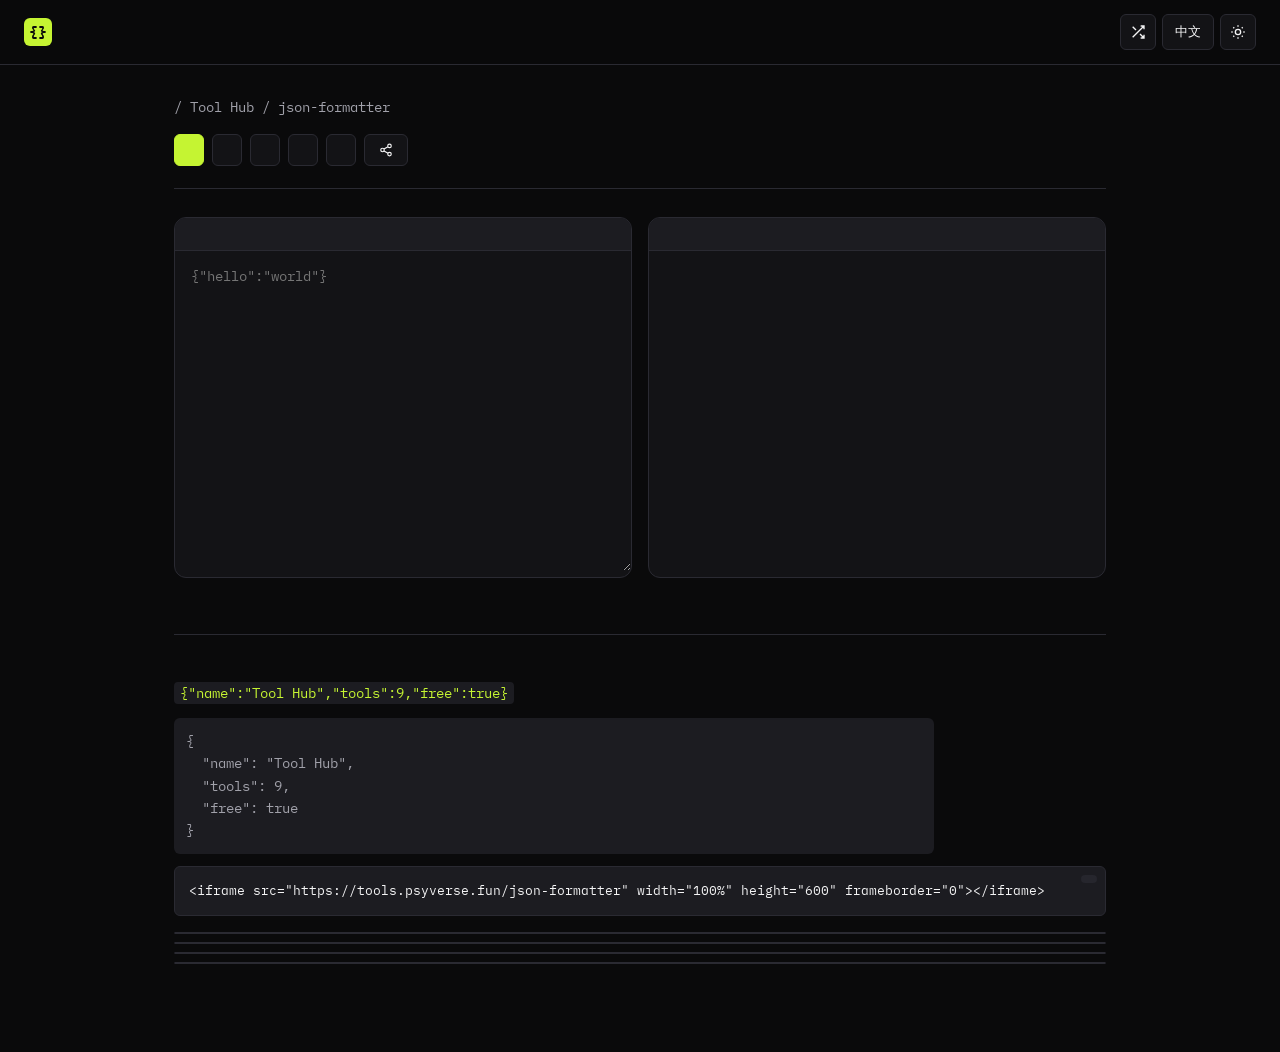
<file: json-formatter/index.html>
<!DOCTYPE html>
<html lang="en" data-theme="dark">
<head>
<meta charset="UTF-8">
<meta name="viewport" content="width=device-width, initial-scale=1.0">
<title>JSON Formatter & Validator — Free Online Tool | JSON 格式化校验器</title>
<meta name="description" content="Free online JSON formatter, validator, and minifier. Format ugly JSON instantly, validate syntax with line-precise error messages, minify for production. Runs entirely in your browser.">
<meta name="keywords" content="json formatter, json validator, json minifier, json beautifier, format json online, json prettifier, online json tool">
<meta name="author" content="Gewenbo">
<link rel="canonical" href="https://tools.psyverse.fun/json-formatter">
<link rel="alternate" hreflang="en" href="https://tools.psyverse.fun/json-formatter">
<link rel="alternate" hreflang="zh-CN" href="https://tools.psyverse.fun/json-formatter">
<meta property="og:title" content="JSON Formatter & Validator — Free, Instant, Browser-side">
<meta property="og:description" content="Format, validate, and minify JSON instantly. Errors with line numbers. No upload.">
<meta property="og:url" content="https://tools.psyverse.fun/json-formatter">
<meta property="og:site_name" content="Tool Hub · 工具集">
<meta property="og:type" content="website">
<meta name="twitter:card" content="summary_large_image">
<meta name="twitter:title" content="JSON Formatter & Validator — Free Online Tool">
<meta name="twitter:description" content="Format, validate, and minify JSON instantly with line-precise errors.">
<meta name="theme-color" content="#0a0a0b">
<script type="application/ld+json">{"@context":"https://schema.org","@type":"WebApplication","name":"JSON Formatter","applicationCategory":"DeveloperApplication","operatingSystem":"Any","offers":{"@type":"Offer","price":"0"},"url":"https://tools.psyverse.fun/json-formatter"}</script>
<link rel="icon" href="data:image/svg+xml,<svg xmlns='http://www.w3.org/2000/svg' viewBox='0 0 32 32'><rect width='32' height='32' rx='6' fill='%23c5f432'/><text x='50%25' y='52%25' font-family='monospace' font-size='15' font-weight='700' text-anchor='middle' dominant-baseline='central' fill='%230a0a0b'>{}</text></svg>">
<link href="https://fonts.googleapis.com/css2?family=IBM+Plex+Sans:wght@400;500;600;700&family=IBM+Plex+Mono:wght@400;500;600&family=Space+Grotesk:wght@500;600;700&family=Noto+Sans+SC:wght@400;500;700&display=swap" rel="stylesheet">
<link rel="stylesheet" href="/shared.css">
<script src="https://analytics-dashboard-two-blue.vercel.app/tracker.js" defer></script>
</head>
<body data-lang="en">

<header class="site-header">
  <div class="header-inner">
    <a href="/" class="logo"><div class="logo-mark">{}</div><span data-en="Tool Hub" data-zh="工具集"></span></a>
    <div class="nav-spacer"></div>
    <div class="header-controls">
      <button class="icon-btn" data-action="random-tool" title="Random tool"><svg viewBox="0 0 24 24" fill="none" stroke="currentColor" stroke-width="2"><path d="M16 3h5v5M4 20 21 3M21 16v5h-5M15 15l6 6M4 4l5 5"/></svg></button>
      <button class="icon-btn lang-btn" data-action="toggle-lang">中文</button>
      <button class="icon-btn" data-action="toggle-theme"></button>
    </div>
  </div>
</header>

<main class="tool-page">
  <div class="breadcrumb"><a href="/">/ Tool Hub</a> / json-formatter</div>

  <div class="tool-header">
    <h1 data-en="JSON Formatter & Validator" data-zh="JSON 格式化与校验"></h1>
    <p class="desc" data-en="Paste JSON to instantly format, validate, or minify it. Errors come with line numbers. Nothing is uploaded — everything runs in your browser." data-zh="粘贴 JSON 即可立即格式化、校验或压缩。错误信息包含行号。所有操作均在浏览器本地完成，不会上传任何数据。"></p>
    <div class="tool-actions">
      <button class="action-btn primary" id="btn-format"><span data-en="Format" data-zh="格式化"></span></button>
      <button class="action-btn" id="btn-minify"><span data-en="Minify" data-zh="压缩"></span></button>
      <button class="action-btn" id="btn-validate"><span data-en="Validate" data-zh="校验"></span></button>
      <button class="action-btn" id="btn-sample"><span data-en="Sample" data-zh="示例"></span></button>
      <button class="action-btn" id="btn-clear"><span data-en="Clear" data-zh="清空"></span></button>
      <button class="action-btn" data-action="open-share"><svg viewBox="0 0 24 24" fill="none" stroke="currentColor" stroke-width="2"><circle cx="18" cy="5" r="3"/><circle cx="6" cy="12" r="3"/><circle cx="18" cy="19" r="3"/><path d="m8.59 13.51 6.83 3.98M15.41 6.51l-6.82 3.98"/></svg><span data-en="Share" data-zh="分享"></span></button>
    </div>
  </div>

  <div class="workspace">
    <div class="panel">
      <div class="panel-head">
        <span class="label" data-en="Input" data-zh="输入"></span>
        <div class="actions">
          <button class="mini-btn" id="btn-paste"><span data-en="Paste" data-zh="粘贴"></span></button>
        </div>
      </div>
      <div class="panel-body" style="padding:0;">
        <textarea id="input" class="code" placeholder='{"hello":"world"}' style="padding:14px 16px;"></textarea>
      </div>
    </div>
    <div class="panel">
      <div class="panel-head">
        <span class="label" data-en="Output" data-zh="输出"></span>
        <span id="status" style="font-family:var(--mono);font-size:.78rem;color:var(--text-dim);"></span>
        <div class="actions">
          <button class="mini-btn" data-copy="target" data-target="#output"><span data-en="Copy" data-zh="复制"></span></button>
          <button class="mini-btn" id="btn-download"><span data-en="Download" data-zh="下载"></span></button>
        </div>
      </div>
      <div class="panel-body" style="padding:0;">
        <pre id="output" class="output-pre" style="padding:14px 16px;"></pre>
      </div>
    </div>
  </div>

  <section class="seo-section">
    <h2 data-en="What is a JSON Formatter?" data-zh="什么是 JSON 格式化工具？"></h2>
    <p data-en="A JSON formatter takes raw, unformatted JSON text and rewrites it with consistent indentation, line breaks, and spacing — making it human-readable. It also validates that the input is syntactically correct JSON, surfacing any errors with their line position." data-zh="JSON 格式化工具会将未格式化的 JSON 文本重写为带一致缩进、换行和空格的版本，让人易读。同时会校验语法正确性，如有错误则定位到具体行号。"></p>

    <h3 data-en="How to use" data-zh="使用方法"></h3>
    <ul>
      <li data-en="Paste your JSON into the left panel" data-zh="将 JSON 粘贴到左侧面板"></li>
      <li data-en="Click Format for indented output, Minify for one-line, Validate to check syntax" data-zh="点击「格式化」生成缩进版，「压缩」生成单行版，「校验」检查语法"></li>
      <li data-en="Click Copy to copy the result" data-zh="点击「复制」复制结果"></li>
      <li data-en="Click Share to send a colleague a pre-filled link" data-zh="点击「分享」发送预填好的链接给同事"></li>
    </ul>

    <h3 data-en="Examples" data-zh="示例"></h3>
    <p data-en="Input:" data-zh="输入："></p>
    <p><code>{"name":"Tool Hub","tools":9,"free":true}</code></p>
    <p data-en="Formatted output:" data-zh="格式化输出："></p>
    <p style="white-space:pre;font-family:var(--mono);background:var(--surface-2);padding:12px;border-radius:6px;font-size:.85rem;">{
  "name": "Tool Hub",
  "tools": 9,
  "free": true
}</p>

    <h3 data-en="Embed this tool" data-zh="嵌入此工具"></h3>
    <p data-en="Drop this iframe into your blog, docs, or wiki:" data-zh="将此 iframe 代码加入你的博客、文档或 wiki："></p>
    <div class="embed-block" id="embed">
      &lt;iframe src="https://tools.psyverse.fun/json-formatter" width="100%" height="600" frameborder="0"&gt;&lt;/iframe&gt;
      <button class="copy-mini" data-copy='<iframe src="https://tools.psyverse.fun/json-formatter" width="100%" height="600" frameborder="0"></iframe>'><span data-en="Copy" data-zh="复制"></span></button>
    </div>

    <h2 data-en="FAQ" data-zh="常见问题"></h2>
    <div class="faq-item"><div class="faq-q" data-en="Is my JSON sent to a server?" data-zh="JSON 数据会上传服务器吗？"></div><div class="faq-a" data-en="No. JavaScript parses and reformats it entirely in your browser. The data never leaves your device." data-zh="不会。JavaScript 全部在浏览器本地解析和格式化，数据不会离开你的设备。"></div></div>
    <div class="faq-item"><div class="faq-q" data-en="What's the difference between minify and format?" data-zh="压缩和格式化有什么区别？"></div><div class="faq-a" data-en="Minify strips all whitespace to produce the smallest valid JSON (best for transport). Format adds indentation and line breaks for readability." data-zh="压缩会去除所有空白以得到最小的合法 JSON（适合传输）；格式化则添加缩进和换行以便阅读。"></div></div>
    <div class="faq-item"><div class="faq-q" data-en="Why does my JSON say invalid?" data-zh="为什么提示我的 JSON 不合法？"></div><div class="faq-a" data-en="Common causes: trailing commas, unquoted keys, single quotes instead of double quotes, or missing closing brackets. Check the error line." data-zh="常见原因：多余逗号、键未加引号、使用单引号而非双引号、缺少闭合括号。请查看错误行号。"></div></div>
    <div class="faq-item"><div class="faq-q" data-en="What's the maximum size?" data-zh="最大支持多大？"></div><div class="faq-a" data-en="The browser is the limit — typically megabytes work fine. Multi-megabyte JSON may slow rendering but parsing usually succeeds." data-zh="取决于浏览器 — 一般几 MB 内运行流畅。超大 JSON 可能渲染较慢，但解析通常正常。"></div></div>
  </section>
</main>

<div class="modal-bg" id="share-modal" data-action="close-modal">
  <div class="modal" onclick="event.stopPropagation()">
    <h3 data-en="Share this link" data-zh="分享链接"></h3>
    <div class="modal-link"></div>
    <div class="modal-share-row">
      <a class="action-btn" target="_blank" data-share-x>X / Twitter</a>
      <a class="action-btn" target="_blank" data-share-fb>Facebook</a>
      <a class="action-btn" target="_blank" data-share-li>LinkedIn</a>
      <button class="action-btn primary" data-share-copy data-copy="target"><span data-en="Copy link" data-zh="复制链接"></span></button>
    </div>
  </div>
</div>

<script src="/shared.js"></script>
<script>
const $ = s => document.querySelector(s);
const input = $('#input'), output = $('#output'), status = $('#status');

function setStatus(text, color) {
  status.textContent = text;
  status.style.color = color || 'var(--text-dim)';
}

function format() {
  const t = input.value.trim();
  if (!t) { output.textContent = ''; setStatus(''); return; }
  try {
    const obj = JSON.parse(t);
    output.textContent = JSON.stringify(obj, null, 2);
    setStatus('✓ Valid · ' + new Blob([JSON.stringify(obj)]).size + ' B', 'var(--good)');
    TH.saveInput('json-formatter', t);
  } catch (e) {
    const m = e.message.match(/position (\d+)/);
    let lineInfo = '';
    if (m) {
      const lines = t.slice(0, +m[1]).split('\n');
      lineInfo = ` (line ${lines.length}, col ${lines.pop().length + 1})`;
    }
    output.textContent = '✗ ' + e.message + lineInfo;
    setStatus('✗ Invalid', 'var(--danger)');
  }
}

function minify() {
  const t = input.value.trim();
  if (!t) return;
  try {
    output.textContent = JSON.stringify(JSON.parse(t));
    setStatus('✓ Minified · ' + new Blob([output.textContent]).size + ' B', 'var(--good)');
  } catch (e) {
    output.textContent = '✗ ' + e.message;
    setStatus('✗ Invalid', 'var(--danger)');
  }
}

$('#btn-format').onclick = format;
$('#btn-minify').onclick = minify;
$('#btn-validate').onclick = format;
$('#btn-sample').onclick = () => { input.value = '{"name":"Tool Hub","tools":9,"free":true,"features":["fast","private","embeddable"],"meta":{"version":"1.0","author":"Gewenbo"}}'; format(); };
$('#btn-clear').onclick = () => { input.value = ''; output.textContent = ''; setStatus(''); };
$('#btn-paste').onclick = async () => { try { input.value = await navigator.clipboard.readText(); format(); } catch {} };
$('#btn-download').onclick = () => {
  if (!output.textContent) return;
  const blob = new Blob([output.textContent], { type: 'application/json' });
  const a = document.createElement('a');
  a.href = URL.createObjectURL(blob); a.download = 'output.json'; a.click();
};

input.addEventListener('input', () => {
  if (input.value.trim()) format();
});

// Restore from share state or localStorage
const state = TH.parseStateFromHash();
if (state && state.text) { input.value = state.text; format(); }
else { const saved = TH.loadInput('json-formatter'); if (saved) { input.value = saved; format(); } }

// Override share button to encode current state
document.querySelector('[data-action="open-share"]').addEventListener('click', e => {
  e.target.closest('[data-action]').dataset.url = TH.shareableURL({ text: input.value });
});
</script>
</body>
</html>
</file>
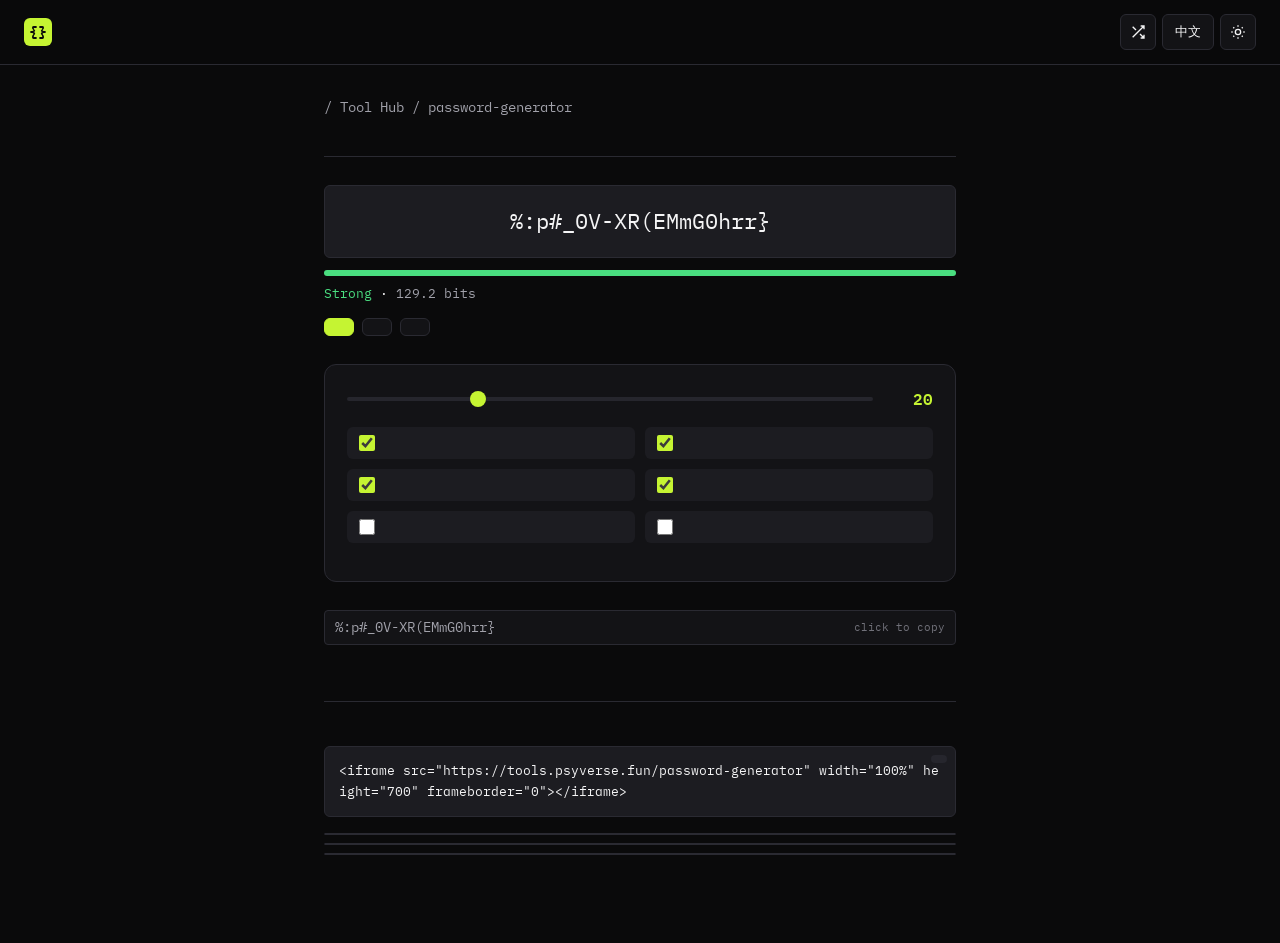
<file: password-generator/index.html>
<!DOCTYPE html>
<html lang="en" data-theme="dark">
<head>
<meta charset="UTF-8">
<meta name="viewport" content="width=device-width, initial-scale=1.0">
<title>Password Generator — Strong Random Passwords | 密码生成器</title>
<meta name="description" content="Generate strong random passwords with custom length, character sets, and a real-time strength meter. Free, instant, fully client-side.">
<meta name="keywords" content="password generator, strong password, random password, secure password, password tool">
<link rel="canonical" href="https://tools.psyverse.fun/password-generator">
<link rel="alternate" hreflang="en" href="https://tools.psyverse.fun/password-generator">
<link rel="alternate" hreflang="zh-CN" href="https://tools.psyverse.fun/password-generator">
<meta property="og:title" content="Password Generator — Strong, Random, Secure">
<meta property="og:description" content="Generate strong random passwords with adjustable length and character sets. 100% local.">
<meta property="og:url" content="https://tools.psyverse.fun/password-generator">
<meta property="og:site_name" content="Tool Hub · 工具集">
<meta property="og:type" content="website">
<meta name="twitter:card" content="summary_large_image">
<meta name="twitter:title" content="Password Generator — Free Online Tool">
<meta name="twitter:description" content="Strong random passwords with strength meter, runs entirely in your browser.">
<meta name="theme-color" content="#0a0a0b">
<script type="application/ld+json">{"@context":"https://schema.org","@type":"WebApplication","name":"Password Generator","applicationCategory":"SecurityApplication","operatingSystem":"Any","offers":{"@type":"Offer","price":"0"},"url":"https://tools.psyverse.fun/password-generator"}</script>
<link rel="icon" href="data:image/svg+xml,<svg xmlns='http://www.w3.org/2000/svg' viewBox='0 0 32 32'><rect width='32' height='32' rx='6' fill='%23c5f432'/><text x='50%25' y='52%25' font-family='monospace' font-size='15' font-weight='700' text-anchor='middle' dominant-baseline='central' fill='%230a0a0b'>{}</text></svg>">
<link href="https://fonts.googleapis.com/css2?family=IBM+Plex+Sans:wght@400;500;600;700&family=IBM+Plex+Mono:wght@400;500;600&family=Space+Grotesk:wght@500;600;700&family=Noto+Sans+SC:wght@400;500;700&display=swap" rel="stylesheet">
<link rel="stylesheet" href="/shared.css">
<script src="https://analytics-dashboard-two-blue.vercel.app/tracker.js" defer></script>
</head>
<body data-lang="en">

<header class="site-header">
  <div class="header-inner">
    <a href="/" class="logo"><div class="logo-mark">{}</div><span data-en="Tool Hub" data-zh="工具集"></span></a>
    <div class="nav-spacer"></div>
    <div class="header-controls">
      <button class="icon-btn" data-action="random-tool"><svg viewBox="0 0 24 24" fill="none" stroke="currentColor" stroke-width="2"><path d="M16 3h5v5M4 20 21 3M21 16v5h-5M15 15l6 6M4 4l5 5"/></svg></button>
      <button class="icon-btn lang-btn" data-action="toggle-lang">中文</button>
      <button class="icon-btn" data-action="toggle-theme"></button>
    </div>
  </div>
</header>

<main class="tool-page" style="max-width:680px;">
  <div class="breadcrumb"><a href="/">/ Tool Hub</a> / password-generator</div>

  <div class="tool-header">
    <h1 data-en="Password Generator" data-zh="密码生成器"></h1>
    <p class="desc" data-en="Generate strong, cryptographically random passwords. Choose length and character sets, see strength in real time. Nothing is sent anywhere." data-zh="生成强加密随机密码。可调长度和字符集，实时显示密码强度。所有操作均在本地完成，绝不上传。"></p>
  </div>

  <div class="pw-display" id="pw">click generate</div>

  <div class="strength-bar"><div class="strength-fill" id="sfill" style="width:0%;background:var(--text-faint);"></div></div>
  <div class="strength-label"><span id="slabel" style="color:var(--text-faint);">—</span> · <span id="entropy" style="color:var(--text-dim);">0 bits</span></div>

  <div class="tool-actions" style="margin-top:14px;">
    <button class="action-btn primary" id="btn-gen"><span data-en="Generate" data-zh="生成"></span></button>
    <button class="action-btn" data-copy="target" data-target="#pw"><span data-en="Copy" data-zh="复制"></span></button>
    <button class="action-btn" data-action="open-share"><span data-en="Share" data-zh="分享"></span></button>
  </div>

  <div style="margin-top:28px;background:var(--surface);border:1px solid var(--border);border-radius:var(--radius-lg);padding:22px;">

    <div class="field">
      <label data-en="Length" data-zh="长度"></label>
      <div class="row" style="align-items:center;">
        <input type="range" id="len" min="6" max="64" value="20" style="flex:5;">
        <span id="len-val" class="mono" style="flex:0 0 50px;text-align:right;font-size:1rem;font-weight:600;color:var(--accent);">20</span>
      </div>
    </div>

    <div class="options-grid">
      <label class="option-row"><input type="checkbox" id="opt-upper" checked> <span data-en="Uppercase A-Z" data-zh="大写 A-Z"></span></label>
      <label class="option-row"><input type="checkbox" id="opt-lower" checked> <span data-en="Lowercase a-z" data-zh="小写 a-z"></span></label>
      <label class="option-row"><input type="checkbox" id="opt-num" checked> <span data-en="Numbers 0-9" data-zh="数字 0-9"></span></label>
      <label class="option-row"><input type="checkbox" id="opt-sym" checked> <span data-en="Symbols !@#$" data-zh="符号 !@#$"></span></label>
      <label class="option-row"><input type="checkbox" id="opt-noambig"> <span data-en="No ambiguous (0OIl)" data-zh="排除易混 (0OIl)"></span></label>
      <label class="option-row"><input type="checkbox" id="opt-pron"> <span data-en="Pronounceable" data-zh="可发音"></span></label>
    </div>
  </div>

  <div style="margin-top:28px;">
    <h3 style="font-family:var(--display);font-size:1.05rem;margin-bottom:12px;font-weight:600;" data-en="Recent passwords" data-zh="最近生成"></h3>
    <div id="history" style="font-family:var(--mono);font-size:.85rem;color:var(--text-dim);"></div>
  </div>

  <section class="seo-section">
    <h2 data-en="What makes a password strong?" data-zh="什么样的密码才算强？"></h2>
    <p data-en="A strong password is long, random, and uses multiple character types. Length matters most: a 16-character random password is exponentially harder to crack than 8 characters, regardless of complexity rules." data-zh="强密码要够长、足够随机、包含多种字符类型。长度最重要：一段 16 字符的随机密码远比 8 字符密码（即便有复杂规则）更难破解。"></p>

    <h3 data-en="How to use" data-zh="使用方法"></h3>
    <ul>
      <li data-en="Pick a length — 16+ for normal use, 24+ for high-stakes accounts" data-zh="选择长度 — 一般场景 16 位以上，高安全场景 24 位以上"></li>
      <li data-en="Toggle character sets to match site requirements" data-zh="按网站要求切换字符集"></li>
      <li data-en="Click Generate, then Copy. Save it in a password manager — never reuse." data-zh="点击「生成」，然后「复制」。请保存到密码管理器，切勿重复使用。"></li>
    </ul>

    <h3 data-en="Embed this tool" data-zh="嵌入此工具"></h3>
    <div class="embed-block">
      &lt;iframe src="https://tools.psyverse.fun/password-generator" width="100%" height="700" frameborder="0"&gt;&lt;/iframe&gt;
      <button class="copy-mini" data-copy='<iframe src="https://tools.psyverse.fun/password-generator" width="100%" height="700" frameborder="0"></iframe>'><span data-en="Copy" data-zh="复制"></span></button>
    </div>

    <h2 data-en="FAQ" data-zh="常见问题"></h2>
    <div class="faq-item"><div class="faq-q" data-en="Is the random number generator secure?" data-zh="随机数生成器安全吗？"></div><div class="faq-a" data-en="Yes — we use the browser's crypto.getRandomValues(), which is cryptographically secure. Math.random() is never used." data-zh="安全。本工具使用浏览器内置的 crypto.getRandomValues()，是密码学安全的随机源。绝不使用 Math.random()。"></div></div>
    <div class="faq-item"><div class="faq-q" data-en="Are passwords stored or sent?" data-zh="密码会被存储或上传吗？"></div><div class="faq-a" data-en="Generated passwords stay only in your browser memory. The recent list lives in your local browser storage and never leaves your device." data-zh="生成的密码仅保留在浏览器内存中。「最近生成」列表存储在本地浏览器，不会传出设备。"></div></div>
    <div class="faq-item"><div class="faq-q" data-en="What length should I use?" data-zh="该选多长？"></div><div class="faq-a" data-en="16 characters with mixed sets is great for everyday accounts. 24+ for banking, email, or master passwords. Length wins over symbol density." data-zh="日常账户 16 位混合字符即可。银行、邮箱、主密码建议 24 位以上。长度比符号密度更重要。"></div></div>
  </section>
</main>

<div class="modal-bg" id="share-modal" data-action="close-modal">
  <div class="modal" onclick="event.stopPropagation()">
    <h3 data-en="Share this tool" data-zh="分享此工具"></h3>
    <div class="modal-link"></div>
    <div class="modal-share-row">
      <a class="action-btn" target="_blank" data-share-x>X / Twitter</a>
      <a class="action-btn" target="_blank" data-share-fb>Facebook</a>
      <a class="action-btn" target="_blank" data-share-li>LinkedIn</a>
      <button class="action-btn primary" data-share-copy data-copy="target"><span data-en="Copy link" data-zh="复制链接"></span></button>
    </div>
  </div>
</div>

<script src="/shared.js"></script>
<script>
const $ = s => document.querySelector(s);
const len = $('#len'), lenVal = $('#len-val'), pw = $('#pw');
const fill = $('#sfill'), label = $('#slabel'), entropyEl = $('#entropy'), history = $('#history');

const SETS = {
  upper: 'ABCDEFGHIJKLMNOPQRSTUVWXYZ',
  lower: 'abcdefghijklmnopqrstuvwxyz',
  num:   '0123456789',
  sym:   '!@#$%^&*()-_=+[]{};:,.<>/?',
  ambig: '0OIl1'
};
const PRON_C = 'bcdfghjklmnpqrstvwxz', PRON_V = 'aeiouy';

function randInt(max) {
  const buf = new Uint32Array(1);
  crypto.getRandomValues(buf);
  return buf[0] % max;
}
function pick(s) { return s[randInt(s.length)]; }

function buildPool() {
  let pool = '';
  if ($('#opt-upper').checked) pool += SETS.upper;
  if ($('#opt-lower').checked) pool += SETS.lower;
  if ($('#opt-num').checked)   pool += SETS.num;
  if ($('#opt-sym').checked)   pool += SETS.sym;
  if ($('#opt-noambig').checked) pool = pool.split('').filter(c => !SETS.ambig.includes(c)).join('');
  return pool;
}

function generate() {
  const length = +len.value;
  let result = '';
  if ($('#opt-pron').checked) {
    let toggle = randInt(2);
    for (let i = 0; i < length; i++) {
      result += pick(toggle ? PRON_C : PRON_V);
      toggle = 1 - toggle;
    }
    if ($('#opt-num').checked) result = result.slice(0, -2) + pick(SETS.num) + pick(SETS.num);
  } else {
    const pool = buildPool();
    if (!pool) { pw.textContent = 'Pick at least one set'; return; }
    for (let i = 0; i < length; i++) result += pick(pool);
  }
  pw.textContent = result;
  updateStrength(result);
  saveHistory(result);
}

function updateStrength(p) {
  const pool = buildPool().length || 26;
  const bits = Math.log2(pool) * p.length;
  let pct = Math.min(100, bits / 1.28);
  let color = 'var(--danger)', txt = 'Weak', zh = '弱';
  if (bits >= 60) { color = 'var(--good)';  txt = 'Strong'; zh = '强'; }
  else if (bits >= 40) { color = 'var(--accent)'; txt = 'Good'; zh = '良好'; }
  else if (bits >= 28) { color = 'var(--warn)'; txt = 'Medium'; zh = '中等'; }
  fill.style.width = pct + '%'; fill.style.background = color;
  label.textContent = document.body.dataset.lang === 'zh' ? zh : txt;
  label.style.color = color;
  entropyEl.textContent = bits.toFixed(1) + ' bits';
}

function saveHistory(pwd) {
  let h = JSON.parse(localStorage.getItem('th-pw-hist') || '[]');
  h.unshift(pwd);
  h = h.slice(0, 5);
  localStorage.setItem('th-pw-hist', JSON.stringify(h));
  renderHistory();
}
function renderHistory() {
  const h = JSON.parse(localStorage.getItem('th-pw-hist') || '[]');
  history.innerHTML = h.length
    ? h.map(p => `<div style="padding:6px 10px;background:var(--surface);border:1px solid var(--border);border-radius:4px;margin-bottom:4px;cursor:pointer;display:flex;justify-content:space-between;align-items:center;" onclick="navigator.clipboard.writeText(this.querySelector('span').textContent);TH.toast('Copied!','已复制!');"><span>${p}</span><span style="color:var(--text-faint);font-size:.7rem;">click to copy</span></div>`).join('')
    : '<span class="empty">No history yet.</span>';
}

len.addEventListener('input', () => { lenVal.textContent = len.value; });
$('#btn-gen').onclick = generate;
document.querySelectorAll('input[type=checkbox], #len').forEach(el => el.addEventListener('change', () => { if (pw.textContent !== 'click generate') generate(); }));

generate();
renderHistory();
</script>
</body>
</html>
</file>
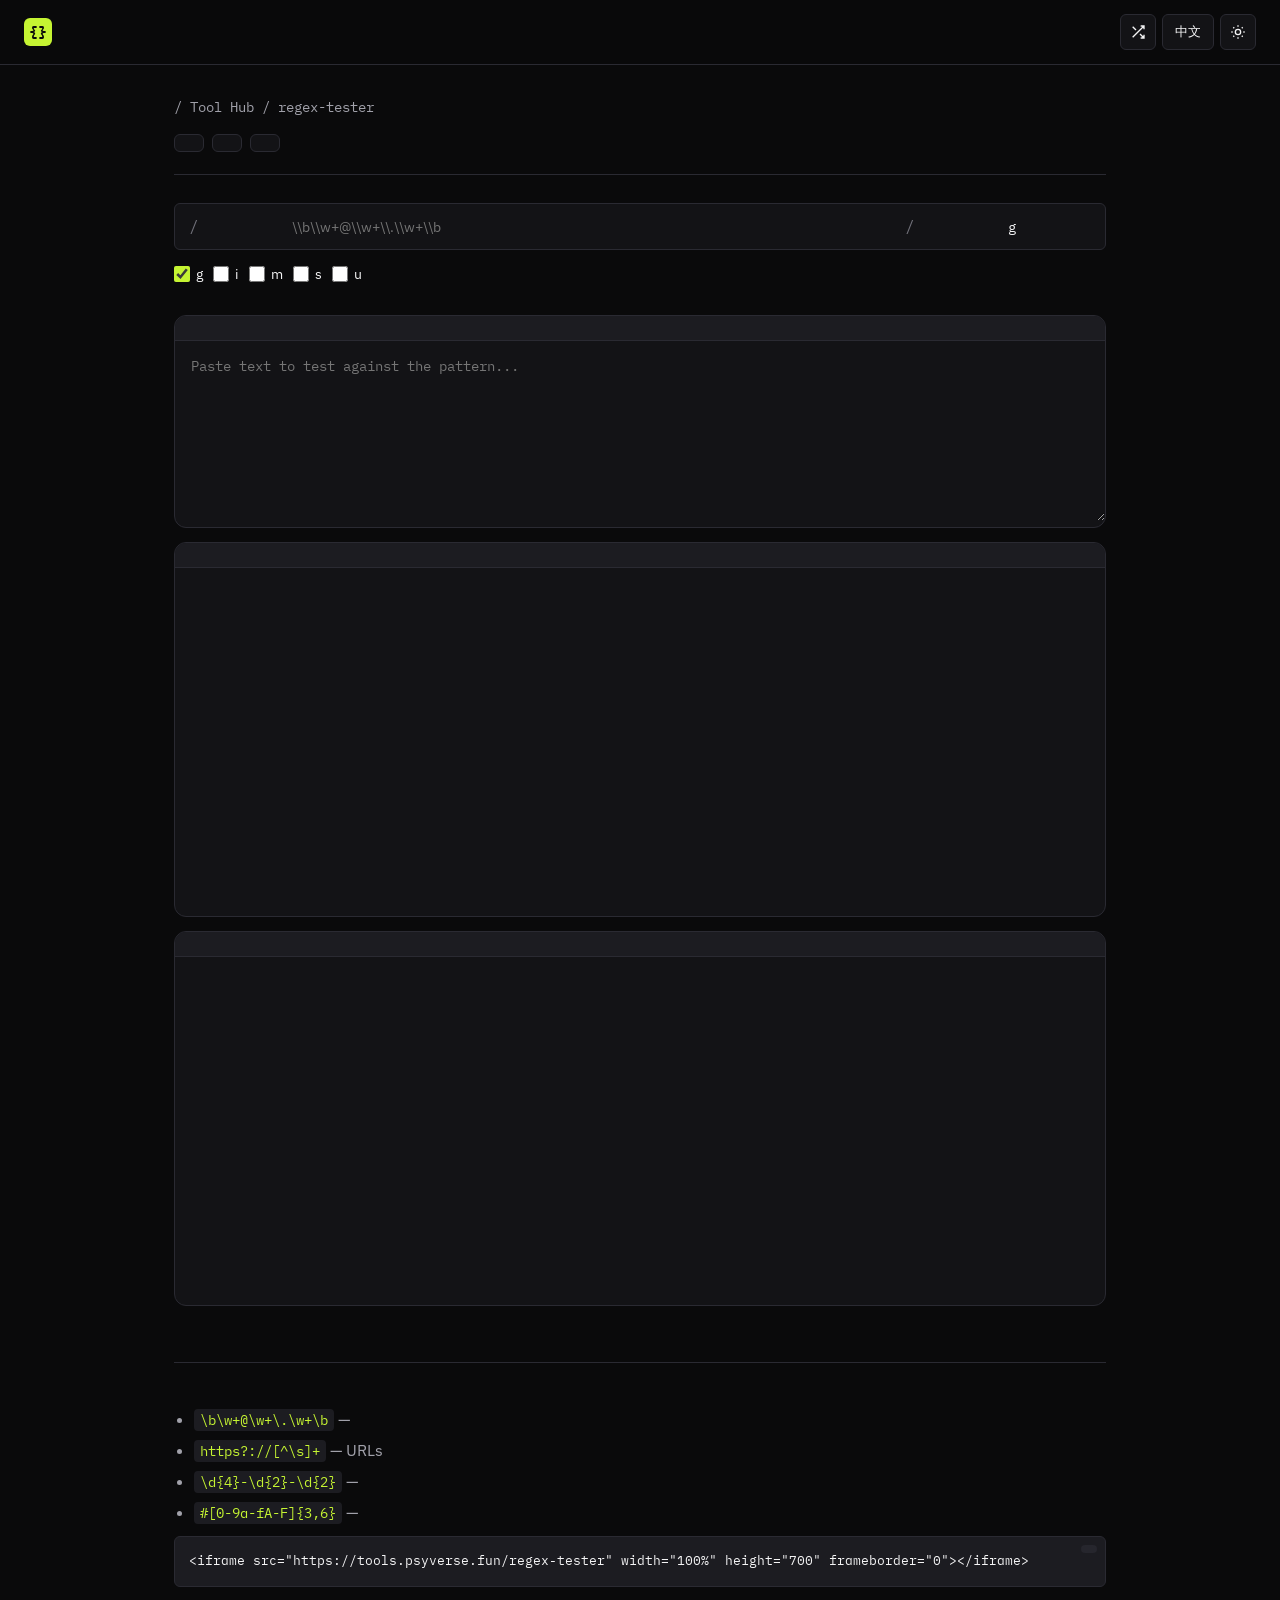
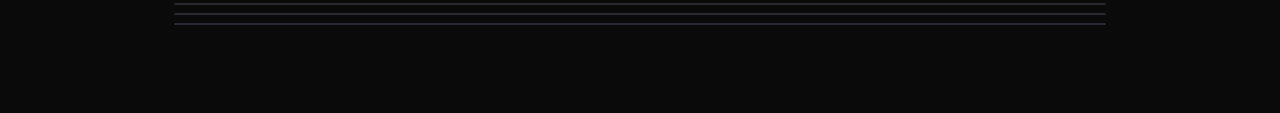
<file: regex-tester/index.html>
<!DOCTYPE html>
<html lang="en" data-theme="dark">
<head>
<meta charset="UTF-8">
<meta name="viewport" content="width=device-width, initial-scale=1.0">
<title>Regex Tester — Live Regular Expression Tool | 正则表达式测试</title>
<meta name="description" content="Test JavaScript regular expressions with live highlighted matches, capture groups, and flags. Free, instant, browser-side regex testing.">
<meta name="keywords" content="regex tester, regular expression, regex online, javascript regex, regex match, regex tool">
<link rel="canonical" href="https://tools.psyverse.fun/regex-tester">
<link rel="alternate" hreflang="en" href="https://tools.psyverse.fun/regex-tester">
<link rel="alternate" hreflang="zh-CN" href="https://tools.psyverse.fun/regex-tester">
<meta property="og:title" content="Regex Tester — Live Regex Highlighting">
<meta property="og:description" content="Test regular expressions with instant match highlighting and capture group inspection.">
<meta property="og:url" content="https://tools.psyverse.fun/regex-tester">
<meta property="og:site_name" content="Tool Hub · 工具集">
<meta property="og:type" content="website">
<meta name="twitter:card" content="summary_large_image">
<meta name="twitter:title" content="Regex Tester — Free Online Tool">
<meta name="twitter:description" content="Live regex match highlighting, capture groups, all JS flags.">
<meta name="theme-color" content="#0a0a0b">
<script type="application/ld+json">{"@context":"https://schema.org","@type":"WebApplication","name":"Regex Tester","applicationCategory":"DeveloperApplication","operatingSystem":"Any","offers":{"@type":"Offer","price":"0"},"url":"https://tools.psyverse.fun/regex-tester"}</script>
<link rel="icon" href="data:image/svg+xml,<svg xmlns='http://www.w3.org/2000/svg' viewBox='0 0 32 32'><rect width='32' height='32' rx='6' fill='%23c5f432'/><text x='50%25' y='52%25' font-family='monospace' font-size='15' font-weight='700' text-anchor='middle' dominant-baseline='central' fill='%230a0a0b'>{}</text></svg>">
<link href="https://fonts.googleapis.com/css2?family=IBM+Plex+Sans:wght@400;500;600;700&family=IBM+Plex+Mono:wght@400;500;600&family=Space+Grotesk:wght@500;600;700&family=Noto+Sans+SC:wght@400;500;700&display=swap" rel="stylesheet">
<link rel="stylesheet" href="/shared.css">
<script src="https://analytics-dashboard-two-blue.vercel.app/tracker.js" defer></script>
</head>
<body data-lang="en">

<header class="site-header">
  <div class="header-inner">
    <a href="/" class="logo"><div class="logo-mark">{}</div><span data-en="Tool Hub" data-zh="工具集"></span></a>
    <div class="nav-spacer"></div>
    <div class="header-controls">
      <button class="icon-btn" data-action="random-tool"><svg viewBox="0 0 24 24" fill="none" stroke="currentColor" stroke-width="2"><path d="M16 3h5v5M4 20 21 3M21 16v5h-5M15 15l6 6M4 4l5 5"/></svg></button>
      <button class="icon-btn lang-btn" data-action="toggle-lang">中文</button>
      <button class="icon-btn" data-action="toggle-theme"></button>
    </div>
  </div>
</header>

<main class="tool-page">
  <div class="breadcrumb"><a href="/">/ Tool Hub</a> / regex-tester</div>

  <div class="tool-header">
    <h1 data-en="Regex Tester" data-zh="正则表达式测试"></h1>
    <p class="desc" data-en="Test JavaScript regular expressions live. See matches highlighted, inspect capture groups, toggle flags. All in your browser." data-zh="实时测试 JavaScript 正则表达式。匹配高亮显示，可查看捕获组，自由切换标志位。全部在浏览器中运行。"></p>
    <div class="tool-actions">
      <button class="action-btn" id="btn-sample"><span data-en="Sample" data-zh="示例"></span></button>
      <button class="action-btn" id="btn-clear"><span data-en="Clear" data-zh="清空"></span></button>
      <button class="action-btn" data-action="open-share"><span data-en="Share" data-zh="分享"></span></button>
    </div>
  </div>

  <div class="row" style="margin-bottom:14px;gap:8px;">
    <div style="flex:5;">
      <div class="row" style="background:var(--surface);border:1px solid var(--border);border-radius:var(--radius);padding:0;align-items:stretch;">
        <span style="padding:10px 4px 10px 14px;color:var(--text-faint);font-family:var(--mono);">/</span>
        <input id="pattern" type="text" placeholder="\\b\\w+@\\w+\\.\\w+\\b" style="background:transparent;border:none;flex:7;border-radius:0;padding:10px 4px;">
        <span style="padding:10px 4px;color:var(--text-faint);font-family:var(--mono);">/</span>
        <input id="flags" type="text" value="g" placeholder="gi" style="background:transparent;border:none;flex:1;width:60px;padding:10px 12px 10px 4px;font-family:var(--mono);">
      </div>
    </div>
  </div>

  <div class="row" style="margin-bottom:18px;flex-wrap:wrap;gap:10px;font-size:.85rem;flex:0 0 auto;">
    <label style="display:flex;align-items:center;gap:6px;flex:0;"><input type="checkbox" data-flag="g" checked> g <span style="color:var(--text-faint);font-size:.78rem;" data-en="global" data-zh="全局"></span></label>
    <label style="display:flex;align-items:center;gap:6px;flex:0;"><input type="checkbox" data-flag="i"> i <span style="color:var(--text-faint);font-size:.78rem;" data-en="case-insensitive" data-zh="忽略大小写"></span></label>
    <label style="display:flex;align-items:center;gap:6px;flex:0;"><input type="checkbox" data-flag="m"> m <span style="color:var(--text-faint);font-size:.78rem;" data-en="multiline" data-zh="多行"></span></label>
    <label style="display:flex;align-items:center;gap:6px;flex:0;"><input type="checkbox" data-flag="s"> s <span style="color:var(--text-faint);font-size:.78rem;" data-en="dotall" data-zh="点匹配换行"></span></label>
    <label style="display:flex;align-items:center;gap:6px;flex:0;"><input type="checkbox" data-flag="u"> u <span style="color:var(--text-faint);font-size:.78rem;" data-en="unicode" data-zh="Unicode"></span></label>
  </div>

  <div class="regex-info" id="info"></div>

  <div class="panel" style="margin-bottom:14px;">
    <div class="panel-head">
      <span class="label" data-en="Test string" data-zh="测试字符串"></span>
    </div>
    <div class="panel-body" style="padding:0;">
      <textarea id="text" class="code" placeholder="Paste text to test against the pattern..." style="padding:14px 16px;min-height:180px;"></textarea>
    </div>
  </div>

  <div class="panel">
    <div class="panel-head">
      <span class="label" data-en="Highlighted matches" data-zh="高亮匹配结果"></span>
    </div>
    <div class="panel-body">
      <pre id="result" class="output-pre"></pre>
    </div>
  </div>

  <div class="panel" style="margin-top:14px;">
    <div class="panel-head">
      <span class="label" data-en="Match details" data-zh="匹配详情"></span>
    </div>
    <div class="panel-body">
      <pre id="groups" class="output-pre" style="font-size:.82rem;"></pre>
    </div>
  </div>

  <section class="seo-section">
    <h2 data-en="What is a Regex Tester?" data-zh="什么是正则表达式测试工具？"></h2>
    <p data-en="A regex tester lets you write a regular expression and instantly see which parts of a sample text it matches. It's invaluable for crafting validation rules, search patterns, and string-extraction logic before pasting them into your codebase." data-zh="正则测试工具让你输入正则表达式后立即在示例文本中查看匹配位置，是验证规则、搜索模式与字符串提取逻辑的必备神器。"></p>

    <h3 data-en="How to use" data-zh="使用方法"></h3>
    <ul>
      <li data-en="Type your regex into the pattern field (no slashes needed)" data-zh="在 pattern 输入框中输入正则（无需写斜杠）"></li>
      <li data-en="Toggle flags: g (global), i (case-insensitive), m (multiline), s, u" data-zh="切换标志位：g 全局、i 忽略大小写、m 多行、s、u"></li>
      <li data-en="Paste test text into the lower box. Matches highlight live." data-zh="将测试文本粘贴到下方面板，匹配结果实时高亮"></li>
      <li data-en="Inspect groups in the Match details panel" data-zh="在「匹配详情」中查看捕获组"></li>
    </ul>

    <h3 data-en="Examples" data-zh="示例"></h3>
    <ul>
      <li><code>\b\w+@\w+\.\w+\b</code> — <span data-en="email addresses" data-zh="邮箱地址"></span></li>
      <li><code>https?://[^\s]+</code> — URLs</li>
      <li><code>\d{4}-\d{2}-\d{2}</code> — <span data-en="ISO dates" data-zh="ISO 日期"></span></li>
      <li><code>#[0-9a-fA-F]{3,6}</code> — <span data-en="hex color codes" data-zh="十六进制颜色"></span></li>
    </ul>

    <h3 data-en="Embed this tool" data-zh="嵌入此工具"></h3>
    <p data-en="Copy this iframe to embed:" data-zh="复制以下 iframe 即可嵌入："></p>
    <div class="embed-block">
      &lt;iframe src="https://tools.psyverse.fun/regex-tester" width="100%" height="700" frameborder="0"&gt;&lt;/iframe&gt;
      <button class="copy-mini" data-copy='<iframe src="https://tools.psyverse.fun/regex-tester" width="100%" height="700" frameborder="0"></iframe>'><span data-en="Copy" data-zh="复制"></span></button>
    </div>

    <h2 data-en="FAQ" data-zh="常见问题"></h2>
    <div class="faq-item"><div class="faq-q" data-en="Which regex flavor is supported?" data-zh="支持哪种正则方言？"></div><div class="faq-a" data-en="JavaScript / ECMAScript regex (the same flavor used in browsers and Node.js). Some patterns from PCRE may need adjusting." data-zh="JavaScript / ECMAScript 正则（与浏览器和 Node.js 一致）。部分 PCRE 写法可能需要调整。"></div></div>
    <div class="faq-item"><div class="faq-q" data-en="Why isn't my regex matching?" data-zh="为什么正则匹配不到？"></div><div class="faq-a" data-en="Common causes: missing g flag for multiple matches, special characters not escaped, or the pattern requires exactly the format you provided." data-zh="常见原因：未加 g 标志只匹配第一个、特殊字符未转义、或字符串与你预期的格式不一致。"></div></div>
    <div class="faq-item"><div class="faq-q" data-en="Can I use named groups?" data-zh="支持命名捕获组吗？"></div><div class="faq-a" data-en="Yes. Named groups like (?&lt;year&gt;\\d{4}) work and appear in the Match details panel." data-zh="支持。如 (?&lt;year&gt;\\d{4}) 这样的命名组会显示在「匹配详情」面板中。"></div></div>
  </section>
</main>

<div class="modal-bg" id="share-modal" data-action="close-modal">
  <div class="modal" onclick="event.stopPropagation()">
    <h3 data-en="Share this link" data-zh="分享链接"></h3>
    <div class="modal-link"></div>
    <div class="modal-share-row">
      <a class="action-btn" target="_blank" data-share-x>X / Twitter</a>
      <a class="action-btn" target="_blank" data-share-fb>Facebook</a>
      <a class="action-btn" target="_blank" data-share-li>LinkedIn</a>
      <button class="action-btn primary" data-share-copy data-copy="target"><span data-en="Copy link" data-zh="复制链接"></span></button>
    </div>
  </div>
</div>

<script src="/shared.js"></script>
<script>
const $ = s => document.querySelector(s);
const pattern = $('#pattern'), flagsInput = $('#flags'), text = $('#text');
const result = $('#result'), groupsEl = $('#groups'), info = $('#info');

function escapeHtml(s) {
  return s.replace(/[&<>"']/g, c => ({'&':'&amp;','<':'&lt;','>':'&gt;','"':'&quot;',"'":'&#39;'}[c]));
}

function syncFlags() {
  document.querySelectorAll('[data-flag]').forEach(cb => {
    if (cb.checked && !flagsInput.value.includes(cb.dataset.flag)) flagsInput.value += cb.dataset.flag;
    if (!cb.checked) flagsInput.value = flagsInput.value.replace(cb.dataset.flag, '');
  });
}

function syncCheckboxes() {
  document.querySelectorAll('[data-flag]').forEach(cb => {
    cb.checked = flagsInput.value.includes(cb.dataset.flag);
  });
}

function run() {
  const p = pattern.value, f = flagsInput.value, src = text.value;
  if (!p) { result.innerHTML = '<span class="empty">Enter a pattern.</span>'; groupsEl.textContent = ''; info.innerHTML = ''; return; }
  let re;
  try { re = new RegExp(p, f); }
  catch (e) {
    result.innerHTML = '<span style="color:var(--danger);">✗ ' + escapeHtml(e.message) + '</span>';
    info.innerHTML = '<b style="color:var(--danger);">Invalid regex</b>';
    groupsEl.textContent = '';
    return;
  }
  let html = '', last = 0, count = 0, groups = [];
  const safe = src + '';
  if (f.includes('g')) {
    let m;
    while ((m = re.exec(safe)) !== null) {
      if (m.index === re.lastIndex) re.lastIndex++;
      html += escapeHtml(safe.slice(last, m.index)) + '<span class="match">' + escapeHtml(m[0]) + '</span>';
      last = m.index + m[0].length;
      count++;
      groups.push(m);
      if (count > 1000) break;
    }
    html += escapeHtml(safe.slice(last));
  } else {
    const m = re.exec(safe);
    if (m) {
      html = escapeHtml(safe.slice(0, m.index)) + '<span class="match">' + escapeHtml(m[0]) + '</span>' + escapeHtml(safe.slice(m.index + m[0].length));
      count = 1;
      groups.push(m);
    } else { html = escapeHtml(safe); }
  }
  result.innerHTML = html || '<span class="empty">No text.</span>';
  info.innerHTML = `<span><b>${count}</b> match${count===1?'':'es'}</span><span>flags: <b>${f||'(none)'}</b></span><span>pattern length: <b>${p.length}</b></span>`;
  groupsEl.textContent = groups.slice(0, 50).map((m, i) =>
    `Match ${i+1}: "${m[0]}" @ ${m.index}` + (m.length > 1 ? '\n' + m.slice(1).map((g,j)=>`  Group ${j+1}: ${JSON.stringify(g)}`).join('\n') : '') +
    (m.groups ? '\n  Named: ' + JSON.stringify(m.groups) : '')
  ).join('\n\n') || '(no matches)';
  TH.saveInput('regex-tester', JSON.stringify({ p, f, t: src }));
}

document.querySelectorAll('[data-flag]').forEach(cb => cb.addEventListener('change', () => { syncFlags(); run(); }));
flagsInput.addEventListener('input', () => { syncCheckboxes(); run(); });
[pattern, text].forEach(el => el.addEventListener('input', run));

$('#btn-sample').onclick = () => {
  pattern.value = '\\b\\w+@\\w+\\.\\w+\\b';
  flagsInput.value = 'g'; syncCheckboxes();
  text.value = 'Contact us at hello@psyverse.fun or support@example.com — we reply within 24h. Old: legacy@old.org';
  run();
};
$('#btn-clear').onclick = () => { pattern.value = ''; text.value = ''; result.innerHTML = ''; groupsEl.textContent = ''; info.innerHTML = ''; };

const state = TH.parseStateFromHash();
if (state) { pattern.value = state.p || ''; flagsInput.value = state.f || 'g'; text.value = state.t || ''; syncCheckboxes(); run(); }
else { try { const s = JSON.parse(TH.loadInput('regex-tester') || '{}'); if (s.p) { pattern.value = s.p; flagsInput.value = s.f; text.value = s.t || ''; syncCheckboxes(); run(); } } catch {} }

document.querySelector('[data-action="open-share"]').addEventListener('click', e => {
  e.target.closest('[data-action]').dataset.url = TH.shareableURL({ p: pattern.value, f: flagsInput.value, t: text.value });
});
</script>
</body>
</html>
</file>
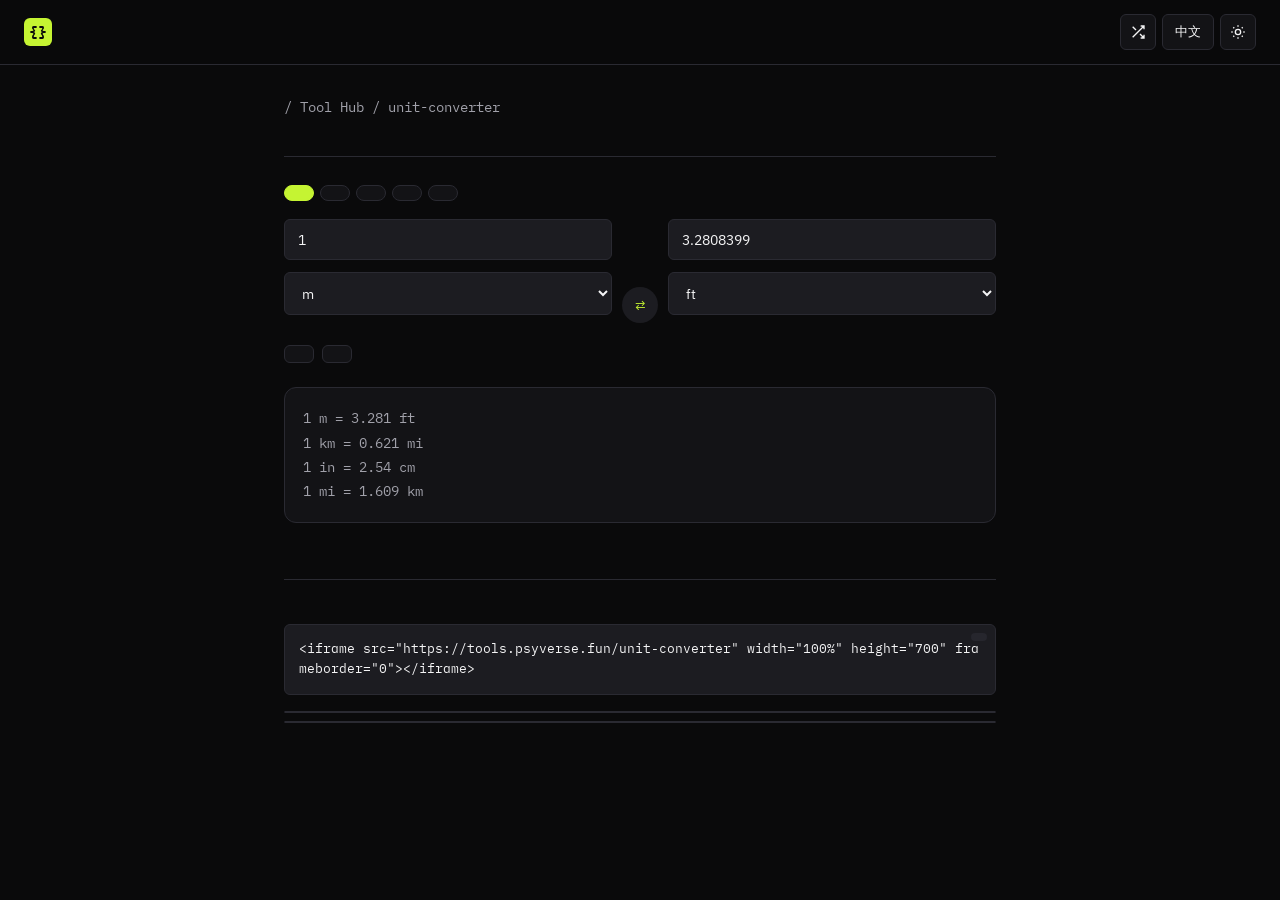
<file: unit-converter/index.html>
<!DOCTYPE html>
<html lang="en" data-theme="dark">
<head>
<meta charset="UTF-8">
<meta name="viewport" content="width=device-width, initial-scale=1.0">
<title>Unit Converter — Length, Weight, Temperature | 在线单位换算</title>
<meta name="description" content="Free online unit converter for length, weight, temperature, area, and volume. Instant conversion across all common units. No signup.">
<meta name="keywords" content="unit converter, length converter, weight converter, temperature converter, online conversion, metric to imperial">
<link rel="canonical" href="https://tools.psyverse.fun/unit-converter">
<link rel="alternate" hreflang="en" href="https://tools.psyverse.fun/unit-converter">
<link rel="alternate" hreflang="zh-CN" href="https://tools.psyverse.fun/unit-converter">
<meta property="og:title" content="Unit Converter — Length, Weight, Temperature, Area, Volume">
<meta property="og:description" content="Convert between metric and imperial units instantly.">
<meta property="og:url" content="https://tools.psyverse.fun/unit-converter">
<meta property="og:site_name" content="Tool Hub · 工具集">
<meta property="og:type" content="website">
<meta name="twitter:card" content="summary_large_image">
<meta name="twitter:title" content="Unit Converter — Free Online Tool">
<meta name="twitter:description" content="Convert length, weight, temp, area, volume across all common units.">
<meta name="theme-color" content="#0a0a0b">
<script type="application/ld+json">{"@context":"https://schema.org","@type":"WebApplication","name":"Unit Converter","applicationCategory":"UtilityApplication","operatingSystem":"Any","offers":{"@type":"Offer","price":"0"},"url":"https://tools.psyverse.fun/unit-converter"}</script>
<link rel="icon" href="data:image/svg+xml,<svg xmlns='http://www.w3.org/2000/svg' viewBox='0 0 32 32'><rect width='32' height='32' rx='6' fill='%23c5f432'/><text x='50%25' y='52%25' font-family='monospace' font-size='15' font-weight='700' text-anchor='middle' dominant-baseline='central' fill='%230a0a0b'>{}</text></svg>">
<link href="https://fonts.googleapis.com/css2?family=IBM+Plex+Sans:wght@400;500;600;700&family=IBM+Plex+Mono:wght@400;500;600&family=Space+Grotesk:wght@500;600;700&family=Noto+Sans+SC:wght@400;500;700&display=swap" rel="stylesheet">
<link rel="stylesheet" href="/shared.css">
<script src="https://analytics-dashboard-two-blue.vercel.app/tracker.js" defer></script>
</head>
<body data-lang="en">

<header class="site-header">
  <div class="header-inner">
    <a href="/" class="logo"><div class="logo-mark">{}</div><span data-en="Tool Hub" data-zh="工具集"></span></a>
    <div class="nav-spacer"></div>
    <div class="header-controls">
      <button class="icon-btn" data-action="random-tool"><svg viewBox="0 0 24 24" fill="none" stroke="currentColor" stroke-width="2"><path d="M16 3h5v5M4 20 21 3M21 16v5h-5M15 15l6 6M4 4l5 5"/></svg></button>
      <button class="icon-btn lang-btn" data-action="toggle-lang">中文</button>
      <button class="icon-btn" data-action="toggle-theme"></button>
    </div>
  </div>
</header>

<main class="tool-page" style="max-width:760px;">
  <div class="breadcrumb"><a href="/">/ Tool Hub</a> / unit-converter</div>

  <div class="tool-header">
    <h1 data-en="Unit Converter" data-zh="单位换算"></h1>
    <p class="desc" data-en="Convert length, weight, temperature, area, and volume between metric and imperial units. Instant, accurate, browser-based." data-zh="在公制与英制之间换算长度、重量、温度、面积、体积。即时、精确、本地运行。"></p>
  </div>

  <div class="conv-tabs" id="tabs">
    <button class="conv-tab active" data-cat="length"><span data-en="Length" data-zh="长度"></span></button>
    <button class="conv-tab" data-cat="weight"><span data-en="Weight" data-zh="重量"></span></button>
    <button class="conv-tab" data-cat="temp"><span data-en="Temperature" data-zh="温度"></span></button>
    <button class="conv-tab" data-cat="area"><span data-en="Area" data-zh="面积"></span></button>
    <button class="conv-tab" data-cat="volume"><span data-en="Volume" data-zh="体积"></span></button>
  </div>

  <div class="conv-row">
    <div class="field">
      <label data-en="From" data-zh="从"></label>
      <input type="number" id="from-val" value="1" step="any">
      <select id="from-unit" class="std" style="margin-top:6px;"></select>
    </div>
    <button class="conv-arrow" id="swap" title="Swap">⇄</button>
    <div class="field">
      <label data-en="To" data-zh="到"></label>
      <input type="number" id="to-val" value="" step="any">
      <select id="to-unit" class="std" style="margin-top:6px;"></select>
    </div>
  </div>

  <div class="tool-actions">
    <button class="action-btn" data-copy="target" data-target="#to-val"><span data-en="Copy result" data-zh="复制结果"></span></button>
    <button class="action-btn" data-action="open-share"><span data-en="Share" data-zh="分享"></span></button>
  </div>

  <div style="margin-top:24px;padding:18px;background:var(--surface);border:1px solid var(--border);border-radius:var(--radius-lg);">
    <div style="font-family:var(--mono);font-size:.78rem;color:var(--text-faint);text-transform:uppercase;letter-spacing:.1em;margin-bottom:8px;" data-en="Quick reference" data-zh="快速参考"></div>
    <div id="ref" style="font-family:var(--mono);font-size:.85rem;color:var(--text-dim);line-height:1.8;"></div>
  </div>

  <section class="seo-section">
    <h2 data-en="About this converter" data-zh="关于此换算器"></h2>
    <p data-en="Convert between metric (SI) and imperial units across the most-needed categories. All conversions are computed locally in your browser to standard precision." data-zh="本工具支持公制（SI）与英制单位之间的常用换算。所有计算均在浏览器本地完成，达到标准精度。"></p>

    <h3 data-en="Categories supported" data-zh="支持类别"></h3>
    <ul>
      <li data-en="Length: m, km, cm, mm, in, ft, yd, mi" data-zh="长度：米、千米、厘米、毫米、英寸、英尺、码、英里"></li>
      <li data-en="Weight: kg, g, mg, lb, oz, ton, t (metric)" data-zh="重量：千克、克、毫克、磅、盎司、吨"></li>
      <li data-en="Temperature: °C, °F, K" data-zh="温度：摄氏度、华氏度、开尔文"></li>
      <li data-en="Area: m², km², ha, acre, ft², in²" data-zh="面积：平方米、平方千米、公顷、英亩、平方英尺"></li>
      <li data-en="Volume: L, mL, m³, gal, qt, pt, fl oz" data-zh="体积：升、毫升、立方米、加仑、夸脱、品脱、液量盎司"></li>
    </ul>

    <h3 data-en="Embed this tool" data-zh="嵌入此工具"></h3>
    <div class="embed-block">
      &lt;iframe src="https://tools.psyverse.fun/unit-converter" width="100%" height="700" frameborder="0"&gt;&lt;/iframe&gt;
      <button class="copy-mini" data-copy='<iframe src="https://tools.psyverse.fun/unit-converter" width="100%" height="700" frameborder="0"></iframe>'><span data-en="Copy" data-zh="复制"></span></button>
    </div>

    <h2 data-en="FAQ" data-zh="常见问题"></h2>
    <div class="faq-item"><div class="faq-q" data-en="How accurate are conversions?" data-zh="换算精度如何？"></div><div class="faq-a" data-en="We use the standard SI definitions (e.g. 1 inch = 25.4 mm exactly). Output precision is JS double float (~15 digits)." data-zh="使用标准 SI 定义（如 1 英寸 = 25.4 毫米精确值）。输出精度为 JS 双精度浮点（约 15 位）。"></div></div>
    <div class="faq-item"><div class="faq-q" data-en="US vs UK gallons?" data-zh="美制还是英制加仑？"></div><div class="faq-a" data-en="We use US gallons (≈ 3.785 L). UK Imperial gallons are different (≈ 4.546 L) — convert via mL if you need precision." data-zh="本工具使用美制加仑（≈ 3.785 升）。英制加仑不同（≈ 4.546 升），如需精确可经毫升中转。"></div></div>
  </section>
</main>

<div class="modal-bg" id="share-modal" data-action="close-modal">
  <div class="modal" onclick="event.stopPropagation()">
    <h3 data-en="Share this conversion" data-zh="分享此换算"></h3>
    <div class="modal-link"></div>
    <div class="modal-share-row">
      <a class="action-btn" target="_blank" data-share-x>X / Twitter</a>
      <a class="action-btn" target="_blank" data-share-fb>Facebook</a>
      <a class="action-btn" target="_blank" data-share-li>LinkedIn</a>
      <button class="action-btn primary" data-share-copy data-copy="target"><span data-en="Copy link" data-zh="复制链接"></span></button>
    </div>
  </div>
</div>

<script src="/shared.js"></script>
<script>
const $ = s => document.querySelector(s);
const fromVal = $('#from-val'), toVal = $('#to-val'), fromUnit = $('#from-unit'), toUnit = $('#to-unit');

const UNITS = {
  length: { m: 1, km: 1000, cm: 0.01, mm: 0.001, in: 0.0254, ft: 0.3048, yd: 0.9144, mi: 1609.344 },
  weight: { kg: 1, g: 0.001, mg: 0.000001, lb: 0.45359237, oz: 0.0283495, ton: 1000, 'st (stone)': 6.35029 },
  area:   { 'm²': 1, 'km²': 1000000, 'ha': 10000, 'ft²': 0.092903, 'in²': 0.000645, acre: 4046.86, 'yd²': 0.836127 },
  volume: { L: 1, mL: 0.001, 'm³': 1000, 'gal (US)': 3.78541, 'qt (US)': 0.946353, 'pt (US)': 0.473176, 'fl oz (US)': 0.0295735, cup: 0.236588 },
  temp:   { '°C': 1, '°F': 2, 'K': 3 }
};

let cat = 'length';

function fillUnits() {
  const opts = Object.keys(UNITS[cat]).map(u => `<option value="${u}">${u}</option>`).join('');
  fromUnit.innerHTML = opts; toUnit.innerHTML = opts;
  if (cat === 'length') { fromUnit.value = 'm'; toUnit.value = 'ft'; }
  else if (cat === 'weight') { fromUnit.value = 'kg'; toUnit.value = 'lb'; }
  else if (cat === 'temp') { fromUnit.value = '°C'; toUnit.value = '°F'; }
  else if (cat === 'area') { fromUnit.value = 'm²'; toUnit.value = 'ft²'; }
  else if (cat === 'volume') { fromUnit.value = 'L'; toUnit.value = 'gal (US)'; }
}

function convert() {
  const v = parseFloat(fromVal.value);
  if (isNaN(v)) { toVal.value = ''; return; }
  if (cat === 'temp') { toVal.value = format(tempConvert(v, fromUnit.value, toUnit.value)); }
  else {
    const base = v * UNITS[cat][fromUnit.value];
    toVal.value = format(base / UNITS[cat][toUnit.value]);
  }
  renderRef();
}

function tempConvert(v, f, t) {
  let k = v;
  if (f === '°C') k = v + 273.15;
  if (f === '°F') k = (v - 32) * 5/9 + 273.15;
  if (t === 'K') return k;
  if (t === '°C') return k - 273.15;
  if (t === '°F') return (k - 273.15) * 9/5 + 32;
}

function format(n) {
  if (Math.abs(n) > 1e9 || (Math.abs(n) < 1e-4 && n !== 0)) return n.toExponential(4);
  return parseFloat(n.toPrecision(8)).toString();
}

function renderRef() {
  const ref = $('#ref');
  const refMap = {
    length: ['1 m = 3.281 ft', '1 km = 0.621 mi', '1 in = 2.54 cm', '1 mi = 1.609 km'],
    weight: ['1 kg = 2.205 lb', '1 lb = 0.454 kg', '1 oz = 28.35 g', '1 ton = 1000 kg'],
    temp:   ['0 °C = 32 °F', '100 °C = 212 °F', '0 K = -273.15 °C', '−40 °C = −40 °F'],
    area:   ['1 m² = 10.764 ft²', '1 ha = 2.471 acre', '1 km² = 100 ha', '1 acre = 4046.86 m²'],
    volume: ['1 L = 0.264 gal (US)', '1 gal (US) = 3.785 L', '1 cup = 236.6 mL', '1 m³ = 1000 L']
  };
  ref.innerHTML = refMap[cat].map(s => `<div>${s}</div>`).join('');
}

document.querySelectorAll('[data-cat]').forEach(b => b.onclick = () => {
  document.querySelectorAll('[data-cat]').forEach(x => x.classList.remove('active'));
  b.classList.add('active'); cat = b.dataset.cat; fillUnits(); convert();
});

[fromVal, fromUnit, toUnit].forEach(el => el.addEventListener('input', convert));
$('#swap').onclick = () => { const a = fromUnit.value; fromUnit.value = toUnit.value; toUnit.value = a; convert(); };

fillUnits(); convert();

document.querySelector('[data-action="open-share"]').addEventListener('click', e => {
  e.target.closest('[data-action]').dataset.url = window.location.href;
});
</script>
</body>
</html>
</file>
<file: shared.css>
/* Tool Hub — shared styles
 * Distinctive: IBM Plex Sans + Mono, electric lime accent, sharp cards,
 * generous whitespace, monospace numerics, light/dark via [data-theme]
 */

:root {
  --bg: #0a0a0b;
  --surface: #131316;
  --surface-2: #1c1c21;
  --surface-3: #26262d;
  --border: #2a2a32;
  --border-strong: #3a3a44;
  --text: #f4f4f5;
  --text-dim: #a1a1aa;
  --text-faint: #71717a;
  --accent: #c5f432;
  --accent-ink: #0a0a0b;
  --accent-soft: rgba(197, 244, 50, .12);
  --danger: #ff5b5b;
  --warn: #ffb547;
  --good: #4ade80;
  --shadow-sm: 0 1px 2px rgba(0,0,0,.4);
  --shadow-md: 0 4px 16px rgba(0,0,0,.4);
  --radius: 6px;
  --radius-lg: 12px;
  --mono: 'IBM Plex Mono', ui-monospace, SF Mono, Menlo, monospace;
  --sans: 'IBM Plex Sans', system-ui, sans-serif;
  --display: 'Space Grotesk', 'IBM Plex Sans', sans-serif;
}

[data-theme="light"] {
  --bg: #fafaf7;
  --surface: #ffffff;
  --surface-2: #f4f4f0;
  --surface-3: #ebebe5;
  --border: #e2e2dc;
  --border-strong: #c8c8c0;
  --text: #18181b;
  --text-dim: #52525b;
  --text-faint: #a1a1aa;
  --accent: #5fa800;
  --accent-ink: #ffffff;
  --accent-soft: rgba(95, 168, 0, .1);
  --shadow-sm: 0 1px 2px rgba(0,0,0,.06);
  --shadow-md: 0 4px 16px rgba(0,0,0,.08);
}

* { margin: 0; padding: 0; box-sizing: border-box; }
html { scroll-behavior: smooth; }
body {
  font-family: var(--sans);
  font-weight: 400;
  background: var(--bg);
  color: var(--text);
  line-height: 1.55;
  -webkit-font-smoothing: antialiased;
  text-rendering: optimizeLegibility;
  min-height: 100vh;
  font-feature-settings: "ss01", "cv01";
}

a { color: inherit; text-decoration: none; }
button { font-family: inherit; cursor: pointer; border: none; background: none; color: inherit; }
input, textarea, select { font-family: inherit; color: inherit; }
.mono { font-family: var(--mono); }
.display { font-family: var(--display); letter-spacing: -.02em; }

/* ───── i18n ───── */
[data-en], [data-zh] { display: inline; }
body[data-lang="en"] [data-zh] { display: none; }
body[data-lang="zh"] [data-en] { display: none; }
body[data-lang="zh"] { font-family: 'Noto Sans SC', var(--sans); }

/* ───── HEADER ───── */
.site-header {
  position: sticky; top: 0; z-index: 50;
  background: color-mix(in srgb, var(--bg) 88%, transparent);
  backdrop-filter: blur(12px);
  border-bottom: 1px solid var(--border);
}
.header-inner {
  max-width: 1280px; margin: 0 auto;
  padding: 14px 24px;
  display: flex; align-items: center; gap: 24px;
}
.logo {
  display: flex; align-items: center; gap: 10px;
  font-family: var(--display); font-weight: 700; font-size: 1.1rem;
  letter-spacing: -.01em;
}
.logo-mark {
  width: 28px; height: 28px;
  background: var(--accent); color: var(--accent-ink);
  border-radius: 6px;
  display: grid; place-items: center;
  font-weight: 700; font-size: .92rem;
  font-family: var(--mono);
}
.nav-spacer { flex: 1; }
.nav-search {
  flex: 1; max-width: 360px; position: relative;
}
.nav-search input {
  width: 100%; padding: 9px 14px 9px 36px;
  background: var(--surface); border: 1px solid var(--border);
  border-radius: var(--radius);
  font-size: .92rem; outline: none;
  transition: border-color .15s;
}
.nav-search input:focus { border-color: var(--border-strong); }
.nav-search::before {
  content: ""; position: absolute; left: 12px; top: 50%;
  width: 14px; height: 14px; transform: translateY(-50%);
  background-image: url("data:image/svg+xml,%3Csvg xmlns='http://www.w3.org/2000/svg' viewBox='0 0 24 24' fill='none' stroke='%23a1a1aa' stroke-width='2'%3E%3Ccircle cx='11' cy='11' r='7'/%3E%3Cpath d='m21 21-4.3-4.3'/%3E%3C/svg%3E");
  background-size: contain; background-repeat: no-repeat;
}
.header-controls { display: flex; gap: 6px; }
.icon-btn {
  width: 36px; height: 36px; border-radius: var(--radius);
  display: grid; place-items: center;
  border: 1px solid var(--border);
  background: var(--surface);
  font-size: .82rem; font-weight: 500;
  transition: all .15s;
}
.icon-btn:hover { border-color: var(--border-strong); background: var(--surface-2); }
.icon-btn svg { width: 16px; height: 16px; }
.lang-btn { width: auto; padding: 0 12px; font-family: var(--mono); font-size: .8rem; }

/* ───── LAYOUT ───── */
.container { max-width: 1280px; margin: 0 auto; padding: 0 24px; }
.tool-page { max-width: 980px; margin: 0 auto; padding: 32px 24px 80px; }
.breadcrumb { font-size: .85rem; color: var(--text-dim); margin-bottom: 16px; font-family: var(--mono); }
.breadcrumb a:hover { color: var(--accent); }

/* ───── HERO ───── */
.hero {
  padding: 64px 24px 48px; text-align: center;
  position: relative; overflow: hidden;
}
.hero::before {
  content: ""; position: absolute; inset: 0;
  background:
    radial-gradient(circle at 30% 20%, var(--accent-soft) 0%, transparent 50%),
    radial-gradient(circle at 70% 80%, color-mix(in srgb, var(--accent) 8%, transparent) 0%, transparent 50%);
  pointer-events: none;
}
.hero-eyebrow {
  display: inline-block;
  font-family: var(--mono); font-size: .78rem;
  letter-spacing: .14em; text-transform: uppercase;
  color: var(--accent);
  padding: 5px 12px;
  border: 1px solid var(--accent);
  border-radius: 999px;
  margin-bottom: 22px;
  background: var(--accent-soft);
  position: relative;
}
.hero h1 {
  font-family: var(--display);
  font-size: clamp(2.4rem, 5.5vw, 4.4rem);
  font-weight: 700; letter-spacing: -.035em;
  line-height: 1; margin-bottom: 20px;
  position: relative;
}
.hero h1 .accent { color: var(--accent); }
.hero p {
  font-size: 1.15rem; color: var(--text-dim);
  max-width: 620px; margin: 0 auto 32px;
  position: relative;
}
.hero-stats {
  display: flex; justify-content: center; gap: 36px; flex-wrap: wrap;
  position: relative;
}
.hero-stat .num { font-family: var(--mono); font-size: 1.6rem; font-weight: 600; color: var(--accent); }
.hero-stat .lbl { font-size: .8rem; color: var(--text-faint); text-transform: uppercase; letter-spacing: .08em; }

/* ───── TOOL GRID ───── */
.section { padding: 48px 0; }
.section-head {
  display: flex; align-items: baseline; gap: 16px;
  margin-bottom: 24px;
}
.section-head h2 {
  font-family: var(--display); font-size: 1.6rem;
  font-weight: 600; letter-spacing: -.02em;
}
.section-head .count {
  font-family: var(--mono); font-size: .8rem;
  color: var(--text-faint);
}
.section-head .filter {
  margin-left: auto; display: flex; gap: 6px;
}
.chip {
  padding: 6px 12px; border-radius: 999px;
  font-size: .82rem; font-weight: 500;
  background: var(--surface); border: 1px solid var(--border);
  transition: all .15s;
}
.chip:hover, .chip.active { background: var(--accent); color: var(--accent-ink); border-color: var(--accent); }

.tool-grid {
  display: grid;
  grid-template-columns: repeat(auto-fill, minmax(260px, 1fr));
  gap: 14px;
}
.tool-card {
  background: var(--surface); border: 1px solid var(--border);
  border-radius: var(--radius-lg);
  padding: 22px;
  transition: all .2s;
  position: relative; display: block;
  overflow: hidden;
}
.tool-card::after {
  content: ""; position: absolute; inset: -1px;
  border-radius: var(--radius-lg);
  background: linear-gradient(135deg, var(--accent), transparent 40%);
  opacity: 0; transition: opacity .25s;
  z-index: -1; padding: 1px;
}
.tool-card:hover {
  transform: translateY(-2px);
  border-color: var(--border-strong);
  box-shadow: var(--shadow-md);
}
.tool-card:hover .tool-icon {
  background: var(--accent); color: var(--accent-ink);
}
.tool-card .pin {
  position: absolute; top: 14px; right: 14px;
  width: 28px; height: 28px; border-radius: 50%;
  display: grid; place-items: center;
  opacity: 0; transition: all .15s;
  font-size: .9rem;
}
.tool-card:hover .pin { opacity: .5; }
.tool-card .pin:hover, .tool-card .pin.pinned { opacity: 1; color: var(--accent); }
.tool-icon {
  width: 44px; height: 44px;
  border-radius: 10px;
  background: var(--surface-2);
  display: grid; place-items: center;
  margin-bottom: 14px;
  transition: all .2s;
}
.tool-icon svg { width: 22px; height: 22px; }
.tool-card h3 {
  font-family: var(--display); font-weight: 600;
  font-size: 1.05rem; margin-bottom: 6px;
  letter-spacing: -.01em;
}
.tool-card p {
  font-size: .85rem; color: var(--text-dim);
  line-height: 1.45; margin-bottom: 10px;
}
.tool-card .meta {
  display: flex; gap: 10px; font-size: .72rem;
  color: var(--text-faint);
  font-family: var(--mono);
}
.tool-card .meta .uses::before { content: "↗ "; color: var(--accent); }

/* ───── TOOL PAGE ───── */
.tool-header {
  margin-bottom: 28px;
  padding-bottom: 22px;
  border-bottom: 1px solid var(--border);
}
.tool-header h1 {
  font-family: var(--display);
  font-size: clamp(2rem, 4vw, 2.8rem);
  font-weight: 700; letter-spacing: -.025em;
  margin-bottom: 10px;
}
.tool-header .desc {
  color: var(--text-dim); font-size: 1.02rem;
  max-width: 680px;
}
.tool-actions {
  display: flex; gap: 8px; margin-top: 16px;
  flex-wrap: wrap;
}
.action-btn {
  padding: 8px 14px;
  background: var(--surface); border: 1px solid var(--border);
  border-radius: var(--radius);
  font-size: .85rem; font-weight: 500;
  display: inline-flex; align-items: center; gap: 7px;
  transition: all .15s;
}
.action-btn:hover { background: var(--surface-2); border-color: var(--border-strong); }
.action-btn.primary { background: var(--accent); color: var(--accent-ink); border-color: var(--accent); }
.action-btn.primary:hover { background: color-mix(in srgb, var(--accent) 88%, white); }
.action-btn svg { width: 14px; height: 14px; }

/* ───── PANEL / WORKSPACE ───── */
.workspace {
  display: grid; grid-template-columns: 1fr 1fr; gap: 16px;
  margin-bottom: 28px;
}
.workspace.single { grid-template-columns: 1fr; }
@media (max-width: 760px) { .workspace { grid-template-columns: 1fr; } }
.panel {
  background: var(--surface); border: 1px solid var(--border);
  border-radius: var(--radius-lg);
  overflow: hidden;
  display: flex; flex-direction: column;
}
.panel-head {
  padding: 12px 16px;
  border-bottom: 1px solid var(--border);
  display: flex; align-items: center; gap: 10px;
  background: var(--surface-2);
  font-size: .85rem; font-weight: 500;
}
.panel-head .label { font-family: var(--mono); color: var(--text-dim); text-transform: uppercase; letter-spacing: .06em; font-size: .72rem; }
.panel-head .actions { margin-left: auto; display: flex; gap: 4px; }
.panel-head .mini-btn {
  padding: 4px 10px; border-radius: 5px;
  font-size: .76rem; color: var(--text-dim);
  transition: all .12s;
}
.panel-head .mini-btn:hover { background: var(--surface-3); color: var(--text); }
.panel-body {
  flex: 1; padding: 14px 16px;
  font-family: var(--mono); font-size: .9rem;
  line-height: 1.55;
}
textarea.code {
  width: 100%; min-height: 320px;
  background: transparent; border: none;
  font-family: var(--mono); font-size: .9rem;
  color: var(--text); resize: vertical;
  outline: none; line-height: 1.55;
}
.output-pre {
  margin: 0; white-space: pre-wrap; word-break: break-all;
  min-height: 320px; color: var(--text);
  font-family: var(--mono); font-size: .9rem;
}
.empty { color: var(--text-faint); font-style: italic; }

/* ───── INPUTS ───── */
.field { display: flex; flex-direction: column; gap: 6px; margin-bottom: 14px; }
.field label { font-size: .78rem; color: var(--text-dim); font-weight: 500; }
input[type="text"], input[type="number"], input[type="url"], select, textarea.std {
  width: 100%; padding: 10px 13px;
  background: var(--surface-2); border: 1px solid var(--border);
  border-radius: var(--radius); font-size: .9rem;
  outline: none; transition: border-color .12s;
}
input:focus, select:focus, textarea.std:focus { border-color: var(--accent); }
.row { display: flex; gap: 10px; align-items: center; }
.row > * { flex: 1; }

/* ───── SEO BLOCK ───── */
.seo-section {
  margin-top: 56px; padding-top: 32px;
  border-top: 1px solid var(--border);
}
.seo-section h2 {
  font-family: var(--display); font-size: 1.4rem;
  margin-bottom: 14px; letter-spacing: -.015em;
  font-weight: 600;
}
.seo-section h3 {
  font-family: var(--display); font-size: 1.05rem;
  margin: 22px 0 8px; font-weight: 600;
  letter-spacing: -.01em;
}
.seo-section p { color: var(--text-dim); margin-bottom: 12px; max-width: 760px; line-height: 1.65; }
.seo-section ul { color: var(--text-dim); padding-left: 20px; margin-bottom: 12px; }
.seo-section ul li { margin-bottom: 6px; }
.seo-section code {
  font-family: var(--mono); font-size: .85em;
  background: var(--surface-2); padding: 2px 6px;
  border-radius: 4px; color: var(--accent);
}
.faq-item {
  border: 1px solid var(--border); border-radius: var(--radius);
  margin-bottom: 8px; overflow: hidden;
  background: var(--surface);
}
.faq-q {
  padding: 14px 16px; cursor: pointer;
  font-weight: 500; font-size: .95rem;
  display: flex; align-items: center; justify-content: space-between;
}
.faq-q::after { content: "+"; font-family: var(--mono); font-size: 1.2rem; color: var(--text-dim); }
.faq-item.open .faq-q::after { content: "−"; }
.faq-a {
  padding: 0 16px; max-height: 0; overflow: hidden;
  color: var(--text-dim); font-size: .92rem;
  transition: all .25s;
}
.faq-item.open .faq-a { padding: 0 16px 14px; max-height: 400px; }

/* ───── EMBED CODE ───── */
.embed-block {
  background: var(--surface-2); border: 1px solid var(--border);
  border-radius: var(--radius); padding: 14px;
  font-family: var(--mono); font-size: .82rem;
  position: relative; word-break: break-all;
  margin-bottom: 16px;
}
.embed-block .copy-mini {
  position: absolute; top: 8px; right: 8px;
  font-size: .72rem; padding: 4px 8px;
  background: var(--surface-3); border-radius: 4px;
  font-family: var(--sans);
}

/* ───── FOOTER ───── */
.site-footer {
  margin-top: 80px; padding: 48px 24px 32px;
  border-top: 1px solid var(--border);
  background: var(--surface);
}
.footer-inner {
  max-width: 1280px; margin: 0 auto;
  display: grid;
  grid-template-columns: 2fr repeat(3, 1fr);
  gap: 32px;
}
@media (max-width: 700px) { .footer-inner { grid-template-columns: 1fr 1fr; } }
.footer-col h4 {
  font-family: var(--mono); font-size: .76rem;
  text-transform: uppercase; letter-spacing: .1em;
  color: var(--text-faint); margin-bottom: 12px;
}
.footer-col a {
  display: block; padding: 4px 0;
  font-size: .88rem; color: var(--text-dim);
  transition: color .12s;
}
.footer-col a:hover { color: var(--accent); }
.footer-bottom {
  max-width: 1280px; margin: 32px auto 0;
  padding-top: 24px; border-top: 1px solid var(--border);
  display: flex; justify-content: space-between;
  font-size: .8rem; color: var(--text-faint);
  flex-wrap: wrap; gap: 12px;
  font-family: var(--mono);
}

/* ───── TOAST ───── */
.toast {
  position: fixed; bottom: 32px; left: 50%;
  transform: translate(-50%, 100px);
  background: var(--text); color: var(--bg);
  padding: 11px 20px; border-radius: 8px;
  font-size: .88rem; font-weight: 500;
  box-shadow: var(--shadow-md);
  opacity: 0; transition: all .25s;
  z-index: 200;
}
.toast.show { transform: translate(-50%, 0); opacity: 1; }

/* ───── SHARE MODAL ───── */
.modal-bg {
  position: fixed; inset: 0;
  background: rgba(0,0,0,.6);
  display: none; align-items: center; justify-content: center;
  z-index: 100;
}
.modal-bg.show { display: flex; }
.modal {
  background: var(--surface); border-radius: var(--radius-lg);
  border: 1px solid var(--border);
  padding: 28px; max-width: 460px; width: 90%;
}
.modal h3 {
  font-family: var(--display); font-size: 1.3rem;
  font-weight: 600; margin-bottom: 14px;
}
.modal-link {
  background: var(--surface-2); padding: 12px;
  border-radius: var(--radius); font-family: var(--mono);
  font-size: .82rem; word-break: break-all;
  margin-bottom: 14px;
  border: 1px solid var(--border);
}
.modal-share-row { display: flex; gap: 8px; flex-wrap: wrap; }

/* ───── SCROLLBAR ───── */
*::-webkit-scrollbar { width: 8px; height: 8px; }
*::-webkit-scrollbar-track { background: var(--bg); }
*::-webkit-scrollbar-thumb { background: var(--border-strong); border-radius: 4px; }
*::-webkit-scrollbar-thumb:hover { background: var(--text-faint); }

/* ───── ANIMATIONS ───── */
@keyframes fadeUp {
  from { opacity: 0; transform: translateY(12px); }
  to { opacity: 1; transform: translateY(0); }
}
.tool-card { animation: fadeUp .35s ease-out backwards; }
.tool-card:nth-child(1) { animation-delay: .02s; }
.tool-card:nth-child(2) { animation-delay: .04s; }
.tool-card:nth-child(3) { animation-delay: .06s; }
.tool-card:nth-child(4) { animation-delay: .08s; }
.tool-card:nth-child(5) { animation-delay: .1s; }
.tool-card:nth-child(6) { animation-delay: .12s; }
.tool-card:nth-child(7) { animation-delay: .14s; }
.tool-card:nth-child(8) { animation-delay: .16s; }
.tool-card:nth-child(9) { animation-delay: .18s; }

/* ───── REGEX HIGHLIGHTING ───── */
.match { background: var(--accent-soft); color: var(--accent); padding: 1px 0; }
.regex-info { display: flex; gap: 16px; flex-wrap: wrap; font-family: var(--mono); font-size: .8rem; color: var(--text-dim); margin-bottom: 12px; }
.regex-info b { color: var(--accent); }

/* ───── MARKDOWN PREVIEW ───── */
.md-preview { line-height: 1.7; font-family: var(--sans); }
.md-preview h1, .md-preview h2, .md-preview h3 { font-family: var(--display); margin: 1em 0 .4em; }
.md-preview h1 { font-size: 1.7rem; border-bottom: 1px solid var(--border); padding-bottom: .2em; }
.md-preview h2 { font-size: 1.35rem; }
.md-preview h3 { font-size: 1.1rem; }
.md-preview p { margin-bottom: .8em; color: var(--text); }
.md-preview ul, .md-preview ol { margin: 0 0 .8em 1.4em; }
.md-preview code { background: var(--surface-2); padding: 2px 5px; border-radius: 4px; font-family: var(--mono); font-size: .88em; color: var(--accent); }
.md-preview pre { background: var(--surface-2); padding: 12px; border-radius: 6px; overflow-x: auto; margin-bottom: .8em; }
.md-preview pre code { background: transparent; padding: 0; color: var(--text); }
.md-preview blockquote { border-left: 3px solid var(--accent); padding-left: 12px; color: var(--text-dim); margin-bottom: .8em; }
.md-preview a { color: var(--accent); text-decoration: underline; }
.md-preview img { max-width: 100%; }

/* ───── COLOR/RANGE INPUTS ───── */
input[type="range"] {
  -webkit-appearance: none; width: 100%; height: 4px;
  background: var(--surface-3); border-radius: 2px; outline: none;
}
input[type="range"]::-webkit-slider-thumb {
  -webkit-appearance: none; width: 16px; height: 16px;
  background: var(--accent); border-radius: 50%; cursor: pointer;
}
input[type="checkbox"] { accent-color: var(--accent); width: 16px; height: 16px; }

/* ───── CALCULATOR ───── */
.calc {
  max-width: 380px; background: var(--surface);
  border: 1px solid var(--border); border-radius: var(--radius-lg);
  padding: 20px; margin: 0 auto;
}
.calc-display {
  background: var(--surface-2); border-radius: var(--radius);
  padding: 16px; min-height: 100px; margin-bottom: 14px;
  text-align: right; word-break: break-all;
}
.calc-display .expr { font-family: var(--mono); font-size: .85rem; color: var(--text-dim); min-height: 1.2em; }
.calc-display .val { font-family: var(--mono); font-size: 2rem; font-weight: 600; }
.calc-grid { display: grid; grid-template-columns: repeat(4, 1fr); gap: 6px; }
.calc-grid.sci { grid-template-columns: repeat(5, 1fr); }
.calc-btn {
  padding: 14px 0; border-radius: var(--radius);
  background: var(--surface-2); border: 1px solid var(--border);
  font-family: var(--mono); font-size: .95rem; font-weight: 500;
  transition: all .1s;
}
.calc-btn:hover { background: var(--surface-3); border-color: var(--border-strong); }
.calc-btn.op { color: var(--accent); }
.calc-btn.eq { background: var(--accent); color: var(--accent-ink); border-color: var(--accent); grid-column: span 2; }
.calc-btn.clr { color: var(--danger); }
.calc-toggle { display: flex; gap: 4px; margin-bottom: 12px; }
.calc-toggle button {
  flex: 1; padding: 8px;
  border-radius: var(--radius); font-size: .82rem;
  background: var(--surface-2); border: 1px solid var(--border);
}
.calc-toggle button.active { background: var(--accent); color: var(--accent-ink); border-color: var(--accent); }

/* ───── IMAGE COMPARE ───── */
.img-preview-row { display: grid; grid-template-columns: 1fr 1fr; gap: 14px; margin: 16px 0; }
@media (max-width: 600px) { .img-preview-row { grid-template-columns: 1fr; } }
.img-box {
  background: var(--surface-2); border: 1px dashed var(--border);
  border-radius: var(--radius); padding: 12px;
  display: flex; flex-direction: column; align-items: center; gap: 8px;
}
.img-box img { max-width: 100%; max-height: 280px; border-radius: 4px; }
.img-box .meta { font-family: var(--mono); font-size: .78rem; color: var(--text-dim); }
.dropzone {
  border: 2px dashed var(--border-strong); border-radius: var(--radius-lg);
  padding: 48px 20px; text-align: center;
  background: var(--surface); transition: all .15s;
  cursor: pointer; margin-bottom: 16px;
}
.dropzone:hover, .dropzone.over { border-color: var(--accent); background: var(--accent-soft); }
.dropzone p { color: var(--text-dim); font-size: .92rem; margin-top: 8px; }

/* ───── PASSWORD ───── */
.pw-display {
  background: var(--surface-2); border: 1px solid var(--border);
  border-radius: var(--radius); padding: 18px;
  font-family: var(--mono); font-size: 1.4rem;
  text-align: center; margin-bottom: 12px;
  word-break: break-all; min-height: 70px;
  display: flex; align-items: center; justify-content: center;
  position: relative;
}
.strength-bar {
  height: 6px; background: var(--surface-2);
  border-radius: 3px; overflow: hidden;
  margin-bottom: 8px;
}
.strength-fill { height: 100%; transition: all .3s; }
.strength-label { font-size: .8rem; font-family: var(--mono); }
.options-grid {
  display: grid; grid-template-columns: 1fr 1fr; gap: 10px;
  margin: 16px 0;
}
.option-row {
  display: flex; align-items: center; gap: 8px;
  padding: 8px 12px; background: var(--surface-2);
  border-radius: var(--radius); cursor: pointer;
  font-size: .88rem;
}

/* ───── QR ───── */
.qr-preview {
  display: flex; justify-content: center; padding: 24px;
  background: white; border-radius: var(--radius);
}
.qr-preview img, .qr-preview svg, .qr-preview canvas { max-width: 100%; }

/* ───── UNIT CONVERTER ───── */
.conv-row {
  display: grid; grid-template-columns: 1fr auto 1fr; gap: 10px;
  align-items: end; margin-bottom: 16px;
}
.conv-arrow {
  display: grid; place-items: center;
  width: 36px; height: 36px;
  border-radius: 50%; background: var(--surface-2);
  color: var(--accent);
  margin-bottom: 6px;
}
.conv-tabs {
  display: flex; flex-wrap: wrap; gap: 6px; margin-bottom: 18px;
}
.conv-tab {
  padding: 7px 14px; border-radius: 999px;
  font-size: .82rem; background: var(--surface);
  border: 1px solid var(--border);
}
.conv-tab.active { background: var(--accent); color: var(--accent-ink); border-color: var(--accent); }
</file>
